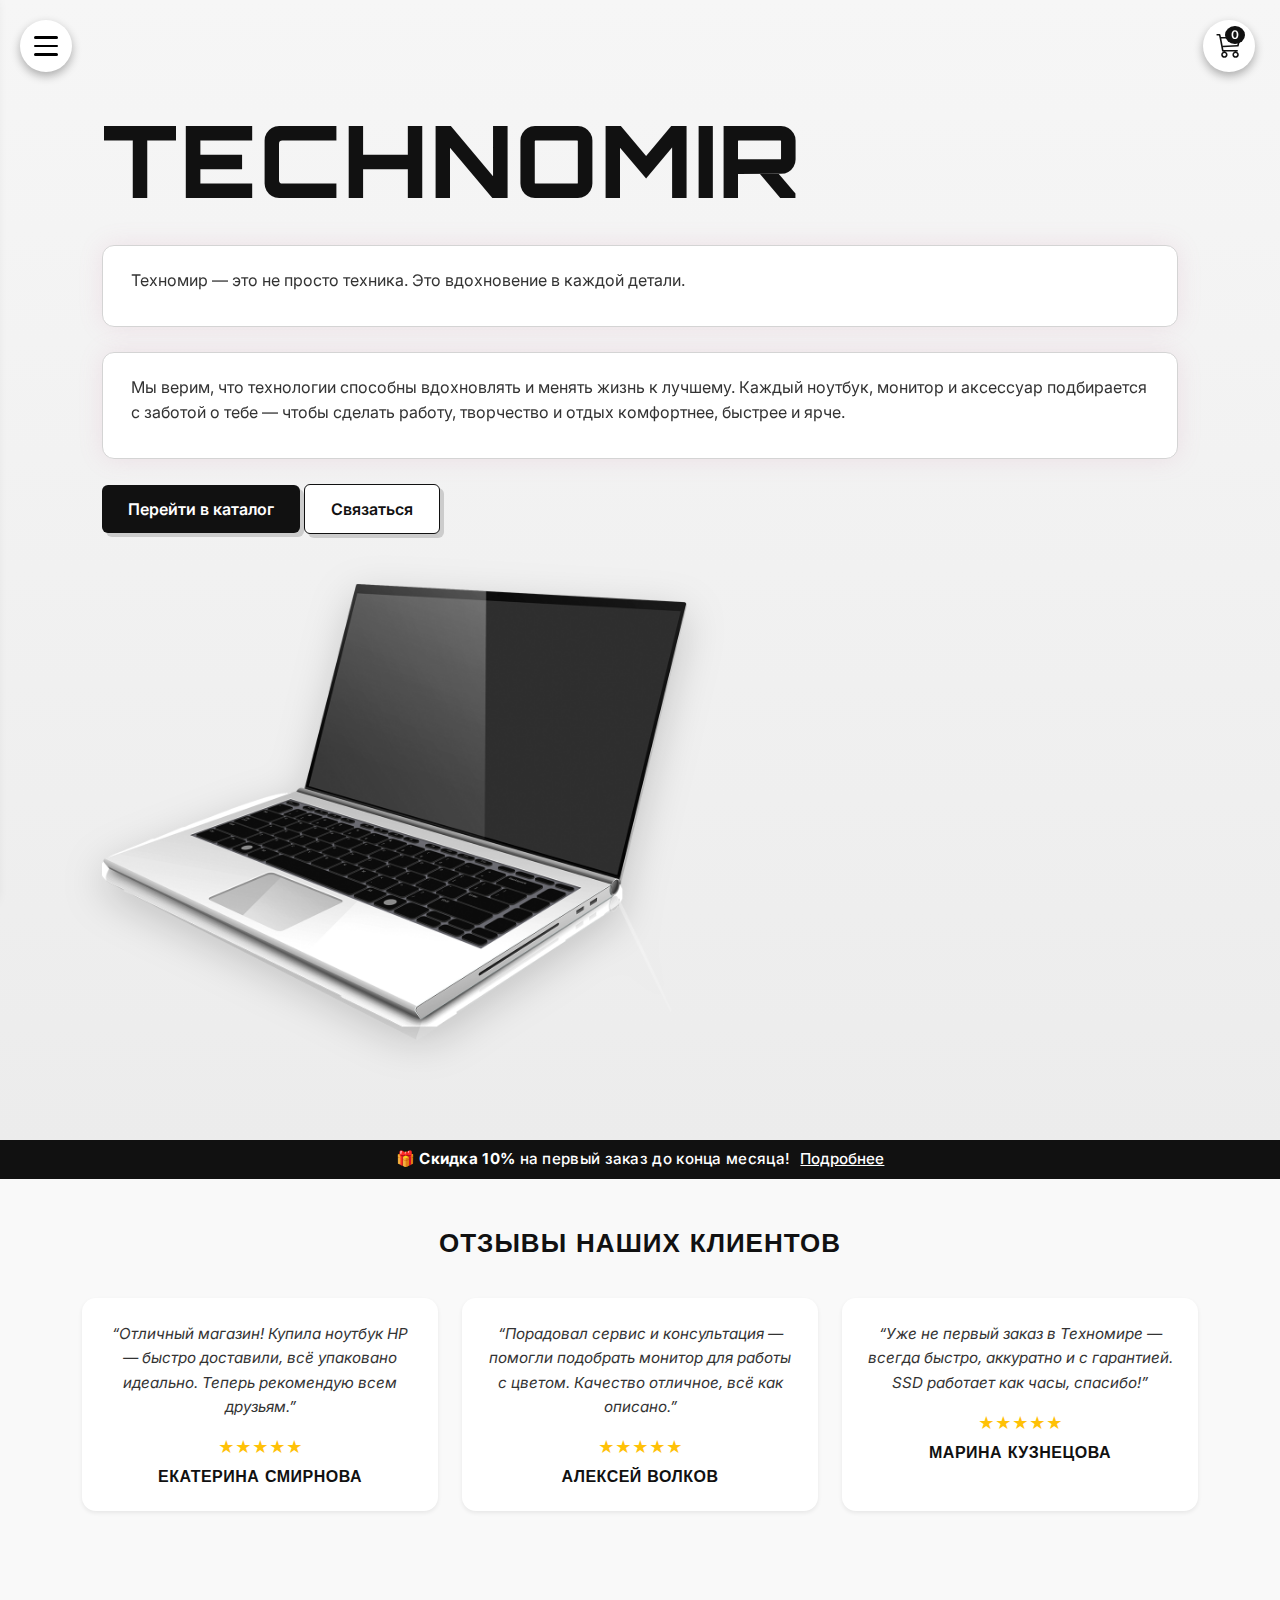
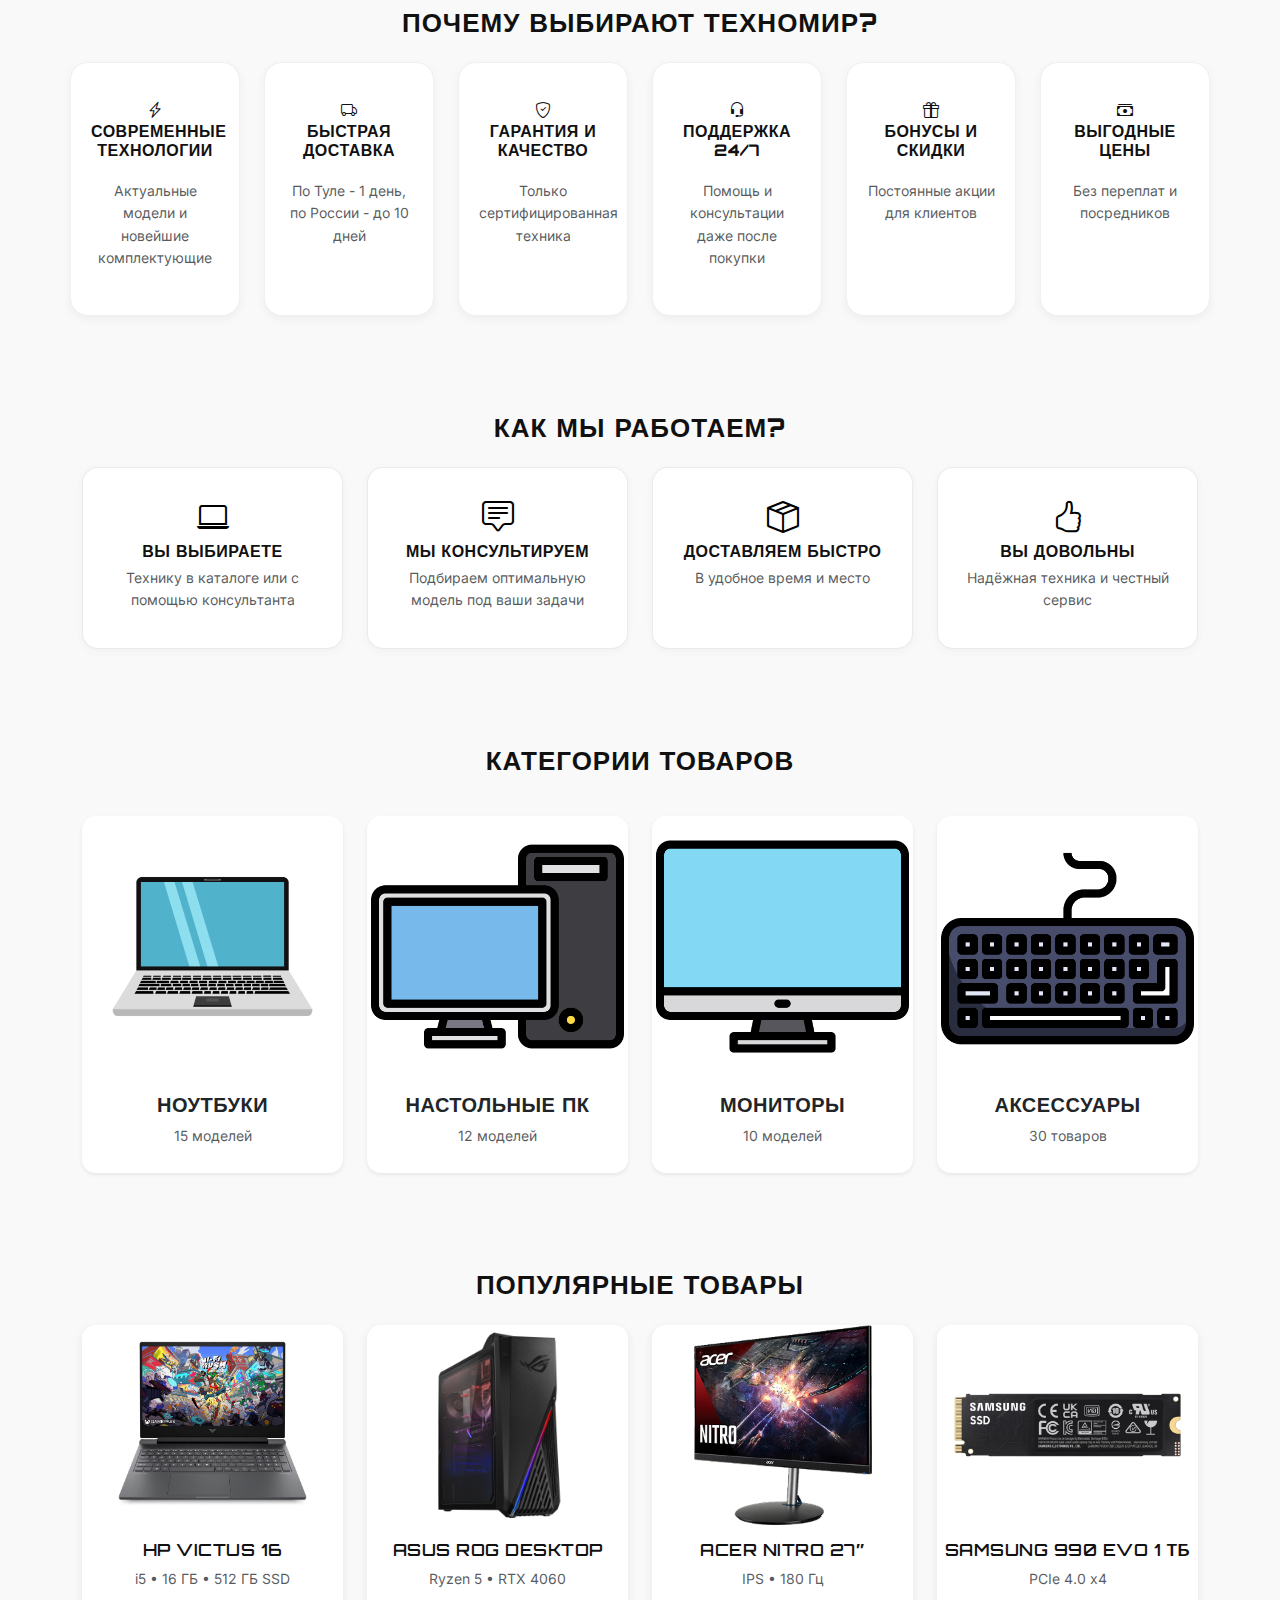
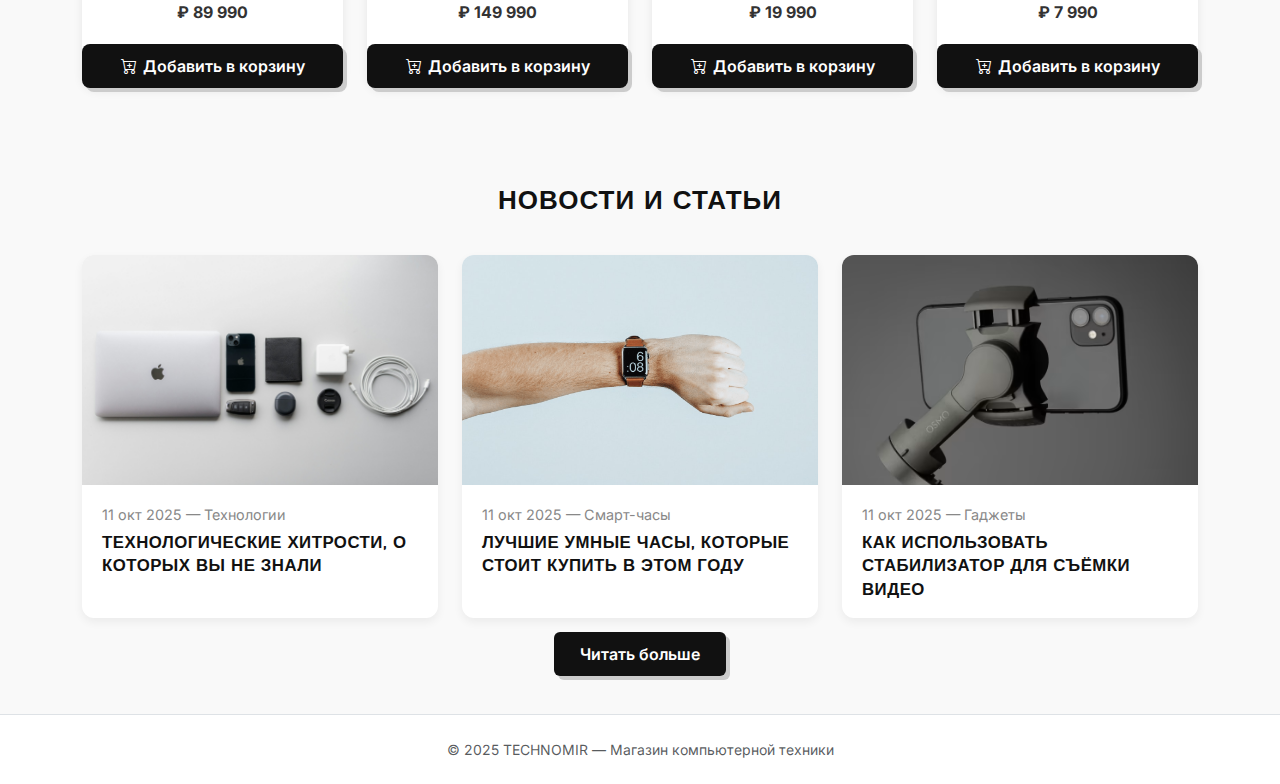
<file: index.html>
<!DOCTYPE html>
<html lang="ru">
<head>
  <meta charset="utf-8">
  <title>Техномир — Главная</title>
  <meta name="viewport" content="width=device-width, initial-scale=1">

  <!-- Bootstrap -->
  <link rel="stylesheet" href="css/bootstrap.min.css">
  <link rel="stylesheet" href="css/style.css">

  <!-- Шрифт -->
  <link href="https://fonts.googleapis.com/css2?family=Poppins:wght@400;500;600;700&display=swap" rel="stylesheet">
  <link rel="stylesheet" href="https://cdn.jsdelivr.net/npm/bootstrap-icons@1.10.5/font/bootstrap-icons.css">
  <link href="https://fonts.googleapis.com/css2?family=Orbitron:wght@500;700;800&family=Inter:wght@400;500&display=swap" rel="stylesheet">

</head>

<body>
<!-- ======= Меню без JS ======= -->
<input type="checkbox" id="menu-toggle" hidden>

<label for="menu-toggle" class="menu-btn">
  <span></span>
  <span></span>
  <span></span>
</label>

<nav class="side-menu">
  <div class="menu-header">
    <h2>TECHNOMIR</h2>
    <label for="menu-toggle" class="menu-close">&times;</label>
  </div>
  <ul class="menu-links">
    <li><a href="index.html" class="active">Главная</a></li>
    <li><a href="catalog.html">Каталог</a></li>
    <li><a href="cart.html">Корзина</a></li>
    <li><a href="about.html">О нас</a></li>
    <li><a href="contact.html">Контакты</a></li>
  </ul>
</nav>

<!-- ===== Иконка корзины ===== -->
<a href="cart.html" class="cart-icon">
  <i class="bi bi-cart3"></i>
  <span class="cart-count">0</span>
</a>


  <!-- ======= Контент ======= -->
  <main class="content">

    <!-- ===== HERO ===== -->
     
    <section class="hero-section d-flex align-items-center justify-content-between">
      <div class="hero-text">
        <h1 class="hero-title">TECHNOMIR</h1>

        <div class="hero-box short">
          <p>
            Техномир — это не просто техника.  
            Это вдохновение в каждой детали.
          </p>
        </div>

        <div class="hero-box long">
          <p>
            Мы верим, что технологии способны вдохновлять и менять жизнь к лучшему.  
            Каждый ноутбук, монитор и аксессуар подбирается с заботой о тебе —  
            чтобы сделать работу, творчество и отдых комфортнее, быстрее и ярче.
          </p>
        </div>

        <div class="hero-buttons">
          <a href="catalog.html" class="btn btn-main">Перейти в каталог</a>
          <a href="contact.html" class="btn btn-secondary">Связаться</a>
        </div>
      </div>

      <div class="hero-image">
        <img src="img/hero.png" alt="Ноутбук Technomir">
      </div>
    </section>

<!-- ======= Верхний баннер акции ======= -->
<div class="top-promo-banner text-center py-2">
  🎁 <strong>Скидка 10%</strong> на первый заказ до конца месяца!
  <button class="promo-link" data-bs-toggle="modal" data-bs-target="#promoModal">Подробнее</button>
</div>

<!-- ======= Модальное окно акции ======= -->
<div class="modal fade" id="promoModal" tabindex="-1" aria-labelledby="promoLabel" aria-hidden="true">
  <div class="modal-dialog modal-dialog-centered">
    <div class="modal-content rounded-4 border-0 shadow-lg">
      <div class="modal-body text-center p-4">
        <div class="promo-icon mb-2">🎁</div>
        <h4 id="promoLabel" class="fw-bold mb-2">АКЦИЯ МЕСЯЦА</h4>
        <p class="text-muted mb-3">
          Совершите свой <strong>первый заказ в TECHNOMIR</strong> и получите
          <strong class="text-dark">скидку 10%</strong> на любую технику.
        </p>

        <div class="small text-muted mb-2">До конца акции осталось:</div>
        <div class="timer-modern fw-semibold mb-4" id="timer">-- дн --:--:--</div>

        <a href="catalog.html" class="btn btn-dark px-4 py-2 rounded-pill">
          Перейти в каталог
        </a>
      </div>
    </div>
  </div>
</div>

</section>
<!-- ===== Отзывы ===== -->
  <section class="container py-5">
    <h2 class="section-title text-center">Отзывы наших клиентов</h2>
    <div class="row g-4 justify-content-center">

      <div class="col-md-4">
        <div class="card p-4 shadow-sm border-0 review-card h-100 text-center">
          <p class="fst-italic mb-3">“Отличный магазин! Купила ноутбук HP — быстро доставили, всё упаковано идеально. Теперь рекомендую всем друзьям.”</p>
          <div class="text-warning mb-2">★★★★★</div>
          <h6 class="fw-bold mb-0">Екатерина Смирнова</h6>
        </div>
      </div>

      <div class="col-md-4">
        <div class="card p-4 shadow-sm border-0 review-card h-100 text-center">
          <p class="fst-italic mb-3">“Порадовал сервис и консультация — помогли подобрать монитор для работы с цветом. Качество отличное, всё как описано.”</p>
          <div class="text-warning mb-2">★★★★★</div>
          <h6 class="fw-bold mb-0">Алексей Волков</h6>
        </div>
      </div>

      <div class="col-md-4">
        <div class="card p-4 shadow-sm border-0 review-card h-100 text-center">
          <p class="fst-italic mb-3">“Уже не первый заказ в Техномире — всегда быстро, аккуратно и с гарантией. SSD работает как часы, спасибо!”</p>
          <div class="text-warning mb-2">★★★★★</div>
          <h6 class="fw-bold mb-0">Марина Кузнецова</h6>
        </div>
      </div>

    </div>
  </section>

<section class="container py-5 features-section">
  <h2 class="section-title text-center mb-4">Почему выбирают Техномир?</h2>
  <div class="row text-center g-4">
    <div class="col-6 col-md-4 col-lg-2">
      <div class="feature-card h-100">
        <i class="bi bi-lightning-charge"></i>
        <h6>Современные технологии</h6>
        <p class="text-muted small">Актуальные модели и новейшие комплектующие</p>
      </div>
    </div>
    <div class="col-6 col-md-4 col-lg-2">
      <div class="feature-card h-100">
        <i class="bi bi-truck"></i>
        <h6>Быстрая доставка</h6>
        <p class="text-muted small">По Туле - 1 день, по России - до 10 дней</p>
      </div>
    </div>
    <div class="col-6 col-md-4 col-lg-2">
      <div class="feature-card h-100">
        <i class="bi bi-shield-check"></i>
        <h6>Гарантия и качество</h6>
        <p class="text-muted small">Только сертифицированная техника</p>
      </div>
    </div>
    <div class="col-6 col-md-4 col-lg-2">
      <div class="feature-card h-100">
        <i class="bi bi-headset"></i>
        <h6>Поддержка 24/7</h6>
        <p class="text-muted small">Помощь и консультации даже после покупки</p>
      </div>
    </div>
    <div class="col-6 col-md-4 col-lg-2">
      <div class="feature-card h-100">
        <i class="bi bi-gift"></i>
        <h6>Бонусы и скидки</h6>
        <p class="text-muted small">Постоянные акции для клиентов</p>
      </div>
    </div>
    <div class="col-6 col-md-4 col-lg-2">
      <div class="feature-card h-100">
        <i class="bi bi-cash-stack"></i>
        <h6>Выгодные цены</h6>
        <p class="text-muted small">Без переплат и посредников</p>
      </div>
    </div>
  </div>
</section>

<section class="container py-5 steps-section">
  <h2 class="section-title text-center mb-4">Как мы работаем?</h2>
  <div class="row g-4 text-center">
    <div class="col-6 col-md-3">
      <div class="step-card h-100">
        <i class="bi bi-laptop"></i>
        <h6>Вы выбираете</h6>
        <p class="text-muted small">Технику в каталоге или с помощью консультанта</p>
      </div>
    </div>
    <div class="col-6 col-md-3">
      <div class="step-card h-100">
        <i class="bi bi-chat-square-text"></i>
        <h6>Мы консультируем</h6>
        <p class="text-muted small">Подбираем оптимальную модель под ваши задачи</p>
      </div>
    </div>
    <div class="col-6 col-md-3">
      <div class="step-card h-100">
        <i class="bi bi-box-seam"></i>
        <h6>Доставляем быстро</h6>
        <p class="text-muted small">В удобное время и место</p>
      </div>
    </div>
    <div class="col-6 col-md-3">
      <div class="step-card h-100">
        <i class="bi bi-hand-thumbs-up"></i>
        <h6>Вы довольны</h6>
        <p class="text-muted small">Надёжная техника и честный сервис</p>
      </div>
    </div>
  </div>
</section>



    <!-- ======= Категории ======= -->
    <section class="container py-5">
      <h2 class="section-title text-center">Категории товаров</h2>
      <div class="row g-4 justify-content-center">
      <div class="col-6 col-md-3">
        <a href="catalog.html" class="text-decoration-none text-dark">
          <div class="card border-0 shadow-sm h-100">
            <img src="img/cat-laptops.png" class="card-img-top" alt="Ноутбуки">
            <div class="card-body text-center">
              <h5 class="card-title fw-semibold">Ноутбуки</h5>
              <p class="small text-muted">15 моделей</p>
            </div>
          </div>
        </a>
      </div>

      <div class="col-6 col-md-3">
        <a href="catalog.html" class="text-decoration-none text-dark">
          <div class="card border-0 shadow-sm h-100">
            <img src="img/cat-pc.png" class="card-img-top" alt="ПК">
            <div class="card-body text-center">
              <h5 class="card-title fw-semibold">Настольные ПК</h5>
              <p class="small text-muted">12 моделей</p>
            </div>
          </div>
        </a>
      </div>

      <div class="col-6 col-md-3">
        <a href="catalog.html" class="text-decoration-none text-dark">
          <div class="card border-0 shadow-sm h-100">
            <img src="img/cat-monitors.png" class="card-img-top" alt="Мониторы">
            <div class="card-body text-center">
              <h5 class="card-title fw-semibold">Мониторы</h5>
              <p class="small text-muted">10 моделей</p>
            </div>
          </div>
        </a>
      </div>

      <div class="col-6 col-md-3">
        <a href="catalog.html" class="text-decoration-none text-dark">
          <div class="card border-0 shadow-sm h-100">
            <img src="img/cat-accessories.png" class="card-img-top" alt="Аксессуары">
            <div class="card-body text-center">
              <h5 class="card-title fw-semibold">Аксессуары</h5>
              <p class="small text-muted">30 товаров</p>
            </div>
          </div>
        </a>
      </div>

    </div>
  </section>

<!-- ======= Популярные товары ======= -->
<section class="container py-5">
  <h2 class="section-title text-center mb-4">Популярные товары</h2>

  <div class="row g-4 justify-content-center">

    <!-- HP Victus 16 -->
    <div class="col-12 col-sm-6 col-md-3">
      <div class="product-card text-center"
           data-name="HP Victus 16"
           data-price="89990"
           data-img="img/laptop.png"
           onclick="openCatalog(event)">
        <img src="img/laptop.png" alt="HP Victus 16">
        <h5>HP Victus 16</h5>
        <p class="text-muted small">i5 • 16 ГБ • 512 ГБ SSD</p>
        <p class="price">₽ 89 990</p>

        <div class="cart-actions mt-2">
          <button class="btn btn-main add-btn w-100" onclick="event.stopPropagation(); addToCartHandler(this)">
            <i class="bi bi-cart-plus"></i> Добавить в корзину
          </button>

          <div class="quantity-box mt-2 d-none">
            <button class="btn btn-outline-dark btn-sm decrease">–</button>
            <span class="quantity fw-semibold fs-6">1</span>
            <button class="btn btn-outline-dark btn-sm increase">+</button>
          </div>
        </div>
      </div>
    </div>

    <!-- ASUS ROG Desktop -->
    <div class="col-12 col-sm-6 col-md-3">
      <div class="product-card text-center"
           data-name="ASUS ROG Desktop"
           data-price="149990"
           data-img="img/desktop.png"
           onclick="openCatalog(event)">
        <img src="img/desktop.png" alt="ASUS ROG Desktop">
        <h5>ASUS ROG Desktop</h5>
        <p class="text-muted small">Ryzen 5 • RTX 4060</p>
        <p class="price">₽ 149 990</p>

        <div class="cart-actions mt-2">
          <button class="btn btn-main add-btn w-100" onclick="event.stopPropagation(); addToCartHandler(this)">
            <i class="bi bi-cart-plus"></i> Добавить в корзину
          </button>

          <div class="quantity-box mt-2 d-none">
            <button class="btn btn-outline-dark btn-sm decrease">–</button>
            <span class="quantity fw-semibold fs-6">1</span>
            <button class="btn btn-outline-dark btn-sm increase">+</button>
          </div>
        </div>
      </div>
    </div>

    <!-- Acer Nitro 27″ -->
    <div class="col-12 col-sm-6 col-md-3">
      <div class="product-card text-center"
           data-name="Acer Nitro 27″"
           data-price="19990"
           data-img="img/monitor.png"
           onclick="openCatalog(event)">
        <img src="img/monitor.png" alt="Acer Nitro 27″">
        <h5>Acer Nitro 27″</h5>
        <p class="text-muted small">IPS • 180 Гц</p>
        <p class="price">₽ 19 990</p>

        <div class="cart-actions mt-2">
          <button class="btn btn-main add-btn w-100" onclick="event.stopPropagation(); addToCartHandler(this)">
            <i class="bi bi-cart-plus"></i> Добавить в корзину
          </button>

          <div class="quantity-box mt-2 d-none">
            <button class="btn btn-outline-dark btn-sm decrease">–</button>
            <span class="quantity fw-semibold fs-6">1</span>
            <button class="btn btn-outline-dark btn-sm increase">+</button>
          </div>
        </div>
      </div>
    </div>

    <!-- Samsung 990 EVO 1 ТБ -->
    <div class="col-12 col-sm-6 col-md-3">
      <div class="product-card text-center"
           data-name="Samsung 990 EVO 1 ТБ"
           data-price="7990"
           data-img="img/ssd.png"
           onclick="openCatalog(event)">
        <img src="img/ssd.png" alt="Samsung 990 EVO 1 ТБ">
        <h5>Samsung 990 EVO 1 ТБ</h5>
        <p class="text-muted small">PCIe 4.0 x4</p>
        <p class="price">₽ 7 990</p>

        <div class="cart-actions mt-2">
          <button class="btn btn-main add-btn w-100" onclick="event.stopPropagation(); addToCartHandler(this)">
            <i class="bi bi-cart-plus"></i> Добавить в корзину
          </button>

          <div class="quantity-box mt-2 d-none">
            <button class="btn btn-outline-dark btn-sm decrease">–</button>
            <span class="quantity fw-semibold fs-6">1</span>
            <button class="btn btn-outline-dark btn-sm increase">+</button>
          </div>
        </div>
      </div>
    </div>

  </div>
</section>



<!-- ======= Новости ======= -->
<section class="container py-5">
  <h2 class="section-title text-center">Новости и статьи</h2>

  <div class="row g-4 justify-content-center">

    <div class="col-12 col-md-4">
      <div class="news-card">
        <img src="img/news-laptop.png" alt="Технологический лайфхак">
        <div class="news-info">
          <p class="news-meta">11 окт 2025 — Технологии</p>
          <h5>Технологические хитрости, о которых вы не знали</h5>
        </div>
      </div>
    </div>

    <div class="col-12 col-md-4">
      <div class="news-card">
        <img src="img/news-watch.png" alt="Лучшие умные часы">
        <div class="news-info">
          <p class="news-meta">11 окт 2025 — Смарт-часы</p>
          <h5>Лучшие умные часы, которые стоит купить в этом году</h5>
        </div>
      </div>
    </div>

    <div class="col-12 col-md-4">
      <div class="news-card">
        <img src="img/news-gimbal.png" alt="Стабилизатор видео">
        <div class="news-info">
          <p class="news-meta">11 окт 2025 — Гаджеты</p>
          <h5>Как использовать стабилизатор для съёмки видео</h5>
        </div>
      </div>
    </div>

  </div>

  <div class="text-center mt-4">
    <a href="about.html" class="btn-main">Читать больше</a>
  </div>
</section>

   <!-- ======= Футер ======= -->
  <footer class="text-center py-4 text-muted border-top bg-white">
    © 2025 TECHNOMIR — Магазин компьютерной техники
  </footer>

  <!-- ======= Кнопка вверх ======= -->
  <button id="toTopBtn" title="Наверх"><i class="bi bi-arrow-up-short"></i></button>

  <script src="js/bootstrap.bundle.min.js"></script>
  <script>
    const toTop = document.getElementById("toTopBtn");
    window.addEventListener("scroll", () => {
      toTop.classList.toggle("show", window.scrollY > 300);
    });
    toTop.onclick = () => window.scrollTo({ top: 0, behavior: "smooth" });

    // === Обновление счётчика корзины (чтобы отображалось текущее количество) ===
    function updateCartCount() {
      const cart = JSON.parse(localStorage.getItem('cart')) || [];
      const total = cart.reduce((sum, item) => sum + item.qty, 0);
      const counter = document.querySelector('.cart-count');
      if (counter) counter.textContent = total;
    }
    updateCartCount();

    // Обновляем счётчик при изменении корзины в других вкладках
    window.addEventListener('storage', updateCartCount);
  </script>

  <script>
function updateCountdown() {
  const now = new Date();
  const end = new Date(now.getFullYear(), now.getMonth() + 1, 1); // 1-е число следующего месяца
  const diff = end - now;

  if (diff <= 0) {
    document.getElementById("timer").textContent = "Акция завершена 🎉";
    return;
  }

  const days = Math.floor(diff / (1000 * 60 * 60 * 24));
  const hours = Math.floor((diff / (1000 * 60 * 60)) % 24);
  const minutes = Math.floor((diff / (1000 * 60)) % 60);
  const seconds = Math.floor((diff / 1000) % 60);

  document.getElementById("timer").textContent =
    `${days} дн ${hours.toString().padStart(2, '0')}:${minutes
      .toString()
      .padStart(2, '0')}:${seconds.toString().padStart(2, '0')}`;
}

setInterval(updateCountdown, 1000);
updateCountdown();
</script>
<script>
document.addEventListener("DOMContentLoaded", () => {
  const cart = JSON.parse(localStorage.getItem('cart')) || [];

  // ===== Обновление счётчика корзины =====
  function updateCartCount() {
    const total = cart.reduce((sum, i) => sum + i.qty, 0);
    const counter = document.querySelector('.cart-count');
    if (counter) counter.textContent = total;
  }

  // ===== Сохранение корзины =====
  function saveCart() {
    localStorage.setItem('cart', JSON.stringify(cart));
    updateCartCount();
  }

  // ===== Функции работы с корзиной =====
  function addToCart(name, price, img, qty = 1) {
    const existing = cart.find(i => i.name === name);
    if (existing) existing.qty += qty;
    else cart.push({ name, price, img, qty });
    saveCart();
  }

  function updateQty(name, qty) {
    const item = cart.find(i => i.name === name);
    if (item) item.qty = qty;
    saveCart();
  }

  function removeFromCart(name) {
    const index = cart.findIndex(i => i.name === name);
    if (index !== -1) cart.splice(index, 1);
    saveCart();
  }

  // ===== Инициализация карточек =====
  document.querySelectorAll('.product-card').forEach(card => {
    const name = card.dataset.name;
    const price = parseInt(card.dataset.price);
    const img = card.dataset.img;

    // если на странице нет quantity-box — создаём его
    let qtyBox = card.querySelector('.quantity-box');
    if (!qtyBox) {
      qtyBox = document.createElement('div');
      qtyBox.className = 'quantity-box';
      qtyBox.innerHTML = `
        <button class="btn btn-outline-dark btn-sm decrease">–</button>
        <span class="quantity fw-semibold fs-6">1</span>
        <button class="btn btn-outline-dark btn-sm increase">+</button>
      `;
      card.querySelector('.cart-actions')?.appendChild(qtyBox);
    }

    const addBtn = card.querySelector('.add-btn');
    const qtyEl = qtyBox.querySelector('.quantity');
    let count = 1;

    // Проверка: если товар уже есть в корзине
    const inCart = cart.find(i => i.name === name);
    if (inCart) {
      addBtn?.classList.add('d-none');
      qtyBox.classList.add('visible');
      qtyEl.textContent = inCart.qty;
      count = inCart.qty;
    }

    // Добавление товара
    addBtn?.addEventListener('click', e => {
      e.stopPropagation();
      addBtn.classList.add('d-none');
      qtyBox.classList.add('visible');
      addToCart(name, price, img, count);
    });

    // Увеличение
    qtyBox.querySelector('.increase').addEventListener('click', e => {
      e.stopPropagation();
      count++;
      qtyEl.textContent = count;
      updateQty(name, count);
    });

    // Уменьшение
    qtyBox.querySelector('.decrease').addEventListener('click', e => {
      e.stopPropagation();
      if (count > 1) {
        count--;
        qtyEl.textContent = count;
        updateQty(name, count);
      } else {
        count = 0;
        removeFromCart(name);
        qtyBox.classList.remove('visible');
        addBtn?.classList.remove('d-none');
      }
    });

    // Переход по клику на карточку
    card.addEventListener('click', e => {
      const isButton = e.target.closest('.add-btn') || e.target.closest('.quantity-box');
      if (!isButton) window.location.href = 'catalog.html';
    });
  });

  updateCartCount();
});
</script>

</body>
</html>
</file>
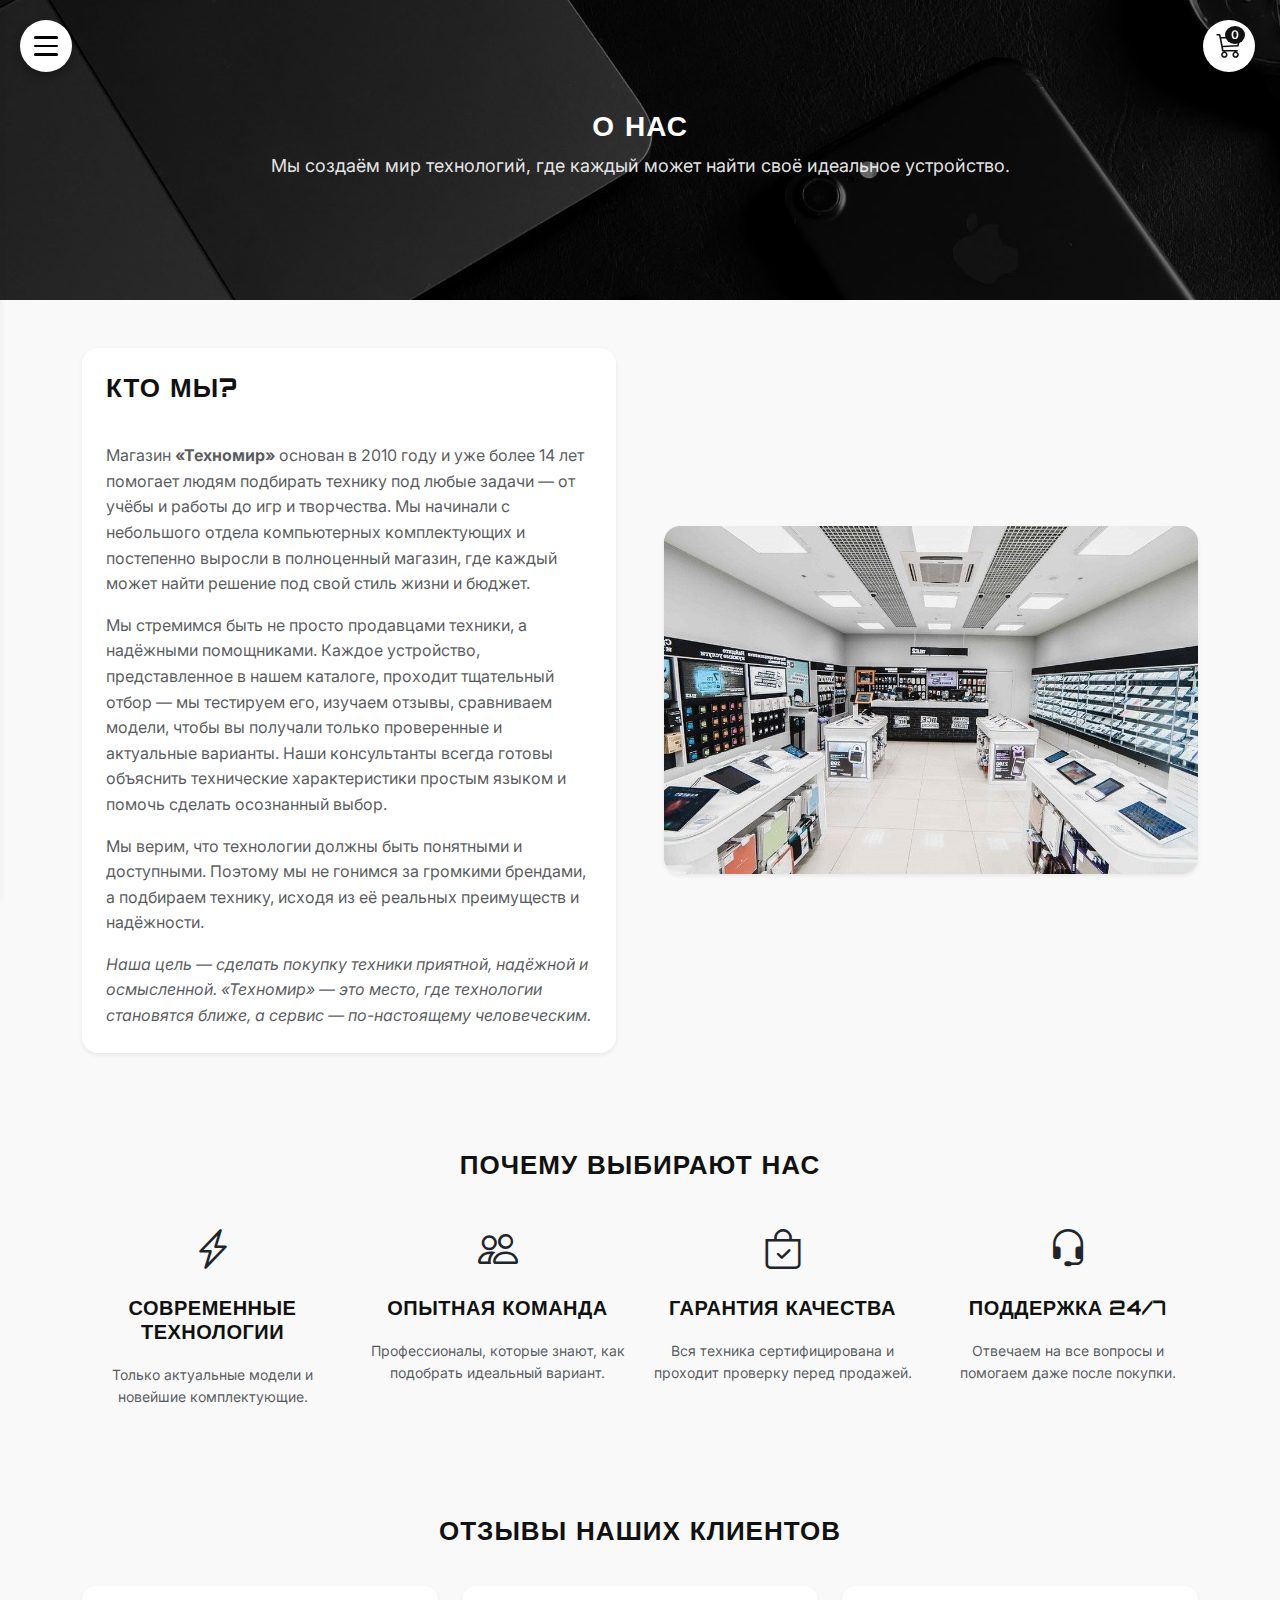
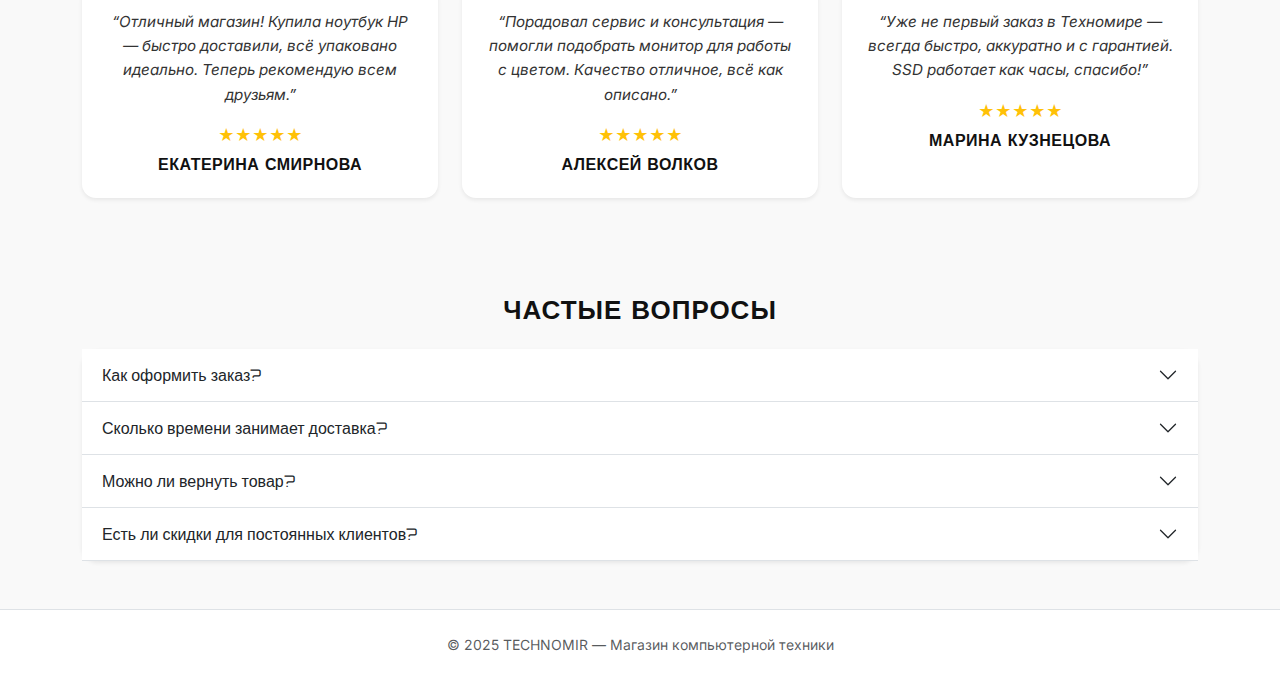
<file: about.html>
<!DOCTYPE html>
<html lang="ru">
<head>
  <meta charset="UTF-8">
  <title>О нас — Техномир</title>
  <meta name="viewport" content="width=device-width, initial-scale=1">

  <!-- Bootstrap -->
  <link rel="stylesheet" href="css/bootstrap.min.css">
  <link rel="stylesheet" href="css/style.css">

  <!-- Шрифты -->
  <link href="https://fonts.googleapis.com/css2?family=Orbitron:wght@600;700;800&family=Inter:wght@400;500;700&display=swap" rel="stylesheet">
  <link rel="stylesheet" href="https://cdn.jsdelivr.net/npm/bootstrap-icons@1.10.5/font/bootstrap-icons.css">
</head>
<body>

<!-- ======= Меню без JS ======= -->
<input type="checkbox" id="menu-toggle" hidden>
<label for="menu-toggle" class="menu-btn"><span></span><span></span><span></span></label>

<nav class="side-menu">
  <div class="menu-header">
    <h2>TECHNOMIR</h2>
    <label for="menu-toggle" class="menu-close">&times;</label>
  </div>
  <ul class="menu-links">
    <li><a href="index.html">Главная</a></li>
    <li><a href="catalog.html">Каталог</a></li>
    <li><a href="cart.html">Корзина</a></li>
    <li><a href="about.html" class="active">О нас</a></li>
    <li><a href="contact.html">Контакты</a></li>
  </ul>
</nav>

<!-- ===== Иконка корзины ===== -->
<a href="cart.html" class="cart-icon">
  <i class="bi bi-cart3"></i>
  <span class="cart-count">0</span>
</a>

<!-- ======= Контент ======= -->
<main class="content">

  <!-- ===== Hero ===== -->
  <section class="catalog-hero">
    <div class="catalog-hero-content">
      <h1>О нас</h1>
      <p>Мы создаём мир технологий, где каждый может найти своё идеальное устройство.</p>
    </div>
  </section>

<!-- ===== История и миссия ===== -->
<section class="container py-5">
  <div class="row align-items-center g-5 flex-row-reverse">
    <div class="col-lg-6">
      <img src="img/about.png" alt="Наш магазин" class="img-fluid rounded-4 shadow-sm">
    </div>
    <div class="col-lg-6">
      <div class="card border-0 shadow-sm p-4 rounded-4 bg-white">
        <h2 class="section-title text-start">Кто мы?</h2>

        <p class="text-muted mb-3">
          Магазин <strong>«Техномир»</strong> основан в 2010 году и уже более 14 лет помогает людям подбирать технику под любые задачи — от учёбы и работы до игр и творчества.
          Мы начинали с небольшого отдела компьютерных комплектующих и постепенно выросли в полноценный магазин, где каждый может найти решение под свой стиль жизни и бюджет.
        </p>

        <p class="text-muted mb-3">
          Мы стремимся быть не просто продавцами техники, а надёжными помощниками.  
          Каждое устройство, представленное в нашем каталоге, проходит тщательный отбор — мы тестируем его, изучаем отзывы, сравниваем модели, чтобы вы получали только проверенные и актуальные варианты.  
          Наши консультанты всегда готовы объяснить технические характеристики простым языком и помочь сделать осознанный выбор.
        </p>

        <p class="text-muted mb-3">
          Мы верим, что технологии должны быть понятными и доступными.  
          Поэтому мы не гонимся за громкими брендами, а подбираем технику, исходя из её реальных преимуществ и надёжности.  
        </p>
        <p class="text-muted mb-0">
          <em>
            Наша цель — сделать покупку техники приятной, надёжной и осмысленной.  
            «Техномир» — это место, где технологии становятся ближе, а сервис — по-настоящему человеческим.
          </em>
        </p>
      </div>
    </div>
  </div>
</section>



  <!-- ===== Преимущества ===== -->
  <section class="container py-5">
    <h2 class="section-title text-center">Почему выбирают нас</h2>
    <div class="row text-center g-4">
      <div class="col-md-3"><i class="bi bi-lightning-charge fs-1 text-dark"></i><h5 class="mt-3 fw-bold">Современные технологии</h5><p class="text-muted small">Только актуальные модели и новейшие комплектующие.</p></div>
      <div class="col-md-3"><i class="bi bi-people fs-1 text-dark"></i><h5 class="mt-3 fw-bold">Опытная команда</h5><p class="text-muted small">Профессионалы, которые знают, как подобрать идеальный вариант.</p></div>
      <div class="col-md-3"><i class="bi bi-bag-check fs-1 text-dark"></i><h5 class="mt-3 fw-bold">Гарантия качества</h5><p class="text-muted small">Вся техника сертифицирована и проходит проверку перед продажей.</p></div>
      <div class="col-md-3"><i class="bi bi-headset fs-1 text-dark"></i><h5 class="mt-3 fw-bold">Поддержка 24/7</h5><p class="text-muted small">Отвечаем на все вопросы и помогаем даже после покупки.</p></div>
    </div>
  </section>

  <!-- ===== Отзывы ===== -->
  <section class="container py-5">
    <h2 class="section-title text-center">Отзывы наших клиентов</h2>
    <div class="row g-4 justify-content-center">

      <div class="col-md-4">
        <div class="card p-4 shadow-sm border-0 review-card h-100 text-center">
          <p class="fst-italic mb-3">“Отличный магазин! Купила ноутбук HP — быстро доставили, всё упаковано идеально. Теперь рекомендую всем друзьям.”</p>
          <div class="text-warning mb-2">★★★★★</div>
          <h6 class="fw-bold mb-0">Екатерина Смирнова</h6>
        </div>
      </div>

      <div class="col-md-4">
        <div class="card p-4 shadow-sm border-0 review-card h-100 text-center">
          <p class="fst-italic mb-3">“Порадовал сервис и консультация — помогли подобрать монитор для работы с цветом. Качество отличное, всё как описано.”</p>
          <div class="text-warning mb-2">★★★★★</div>
          <h6 class="fw-bold mb-0">Алексей Волков</h6>
        </div>
      </div>

      <div class="col-md-4">
        <div class="card p-4 shadow-sm border-0 review-card h-100 text-center">
          <p class="fst-italic mb-3">“Уже не первый заказ в Техномире — всегда быстро, аккуратно и с гарантией. SSD работает как часы, спасибо!”</p>
          <div class="text-warning mb-2">★★★★★</div>
          <h6 class="fw-bold mb-0">Марина Кузнецова</h6>
        </div>
      </div>

    </div>
  </section>

  <!-- ===== Частые вопросы ===== -->
  <section class="container py-5">
    <h2 class="section-title text-center mb-4">Частые вопросы</h2>

    <div class="accordion accordion-flush shadow-sm rounded-4 bg-white" id="faqAccordion">

      <div class="accordion-item border-bottom">
        <h2 class="accordion-header" id="q1">
          <button class="accordion-button collapsed" type="button" data-bs-toggle="collapse" data-bs-target="#a1">
            Как оформить заказ?
          </button>
        </h2>
        <div id="a1" class="accordion-collapse collapse" data-bs-parent="#faqAccordion">
          <div class="accordion-body text-muted">
            Вы можете оформить заказ напрямую через сайт, добавив товары в корзину, или связаться с нами по телефону для консультации.
          </div>
        </div>
      </div>

      <div class="accordion-item border-bottom">
        <h2 class="accordion-header" id="q2">
          <button class="accordion-button collapsed" type="button" data-bs-toggle="collapse" data-bs-target="#a2">
            Сколько времени занимает доставка?
          </button>
        </h2>
        <div id="a2" class="accordion-collapse collapse" data-bs-parent="#faqAccordion">
          <div class="accordion-body text-muted">
            По Туле доставка осуществляется в течение 1–2 дней, по России — от 3 до 7 рабочих дней. Курьер предварительно свяжется с вами.
          </div>
        </div>
      </div>

      <div class="accordion-item border-bottom">
        <h2 class="accordion-header" id="q3">
          <button class="accordion-button collapsed" type="button" data-bs-toggle="collapse" data-bs-target="#a3">
            Можно ли вернуть товар?
          </button>
        </h2>
        <div id="a3" class="accordion-collapse collapse" data-bs-parent="#faqAccordion">
          <div class="accordion-body text-muted">
            Да, в течение 14 дней при сохранении упаковки и чека. Возврат возможен в магазине или по почте.
          </div>
        </div>
      </div>

      <div class="accordion-item border-bottom">
        <h2 class="accordion-header" id="q4">
          <button class="accordion-button collapsed" type="button" data-bs-toggle="collapse" data-bs-target="#a4">
            Есть ли скидки для постоянных клиентов?
          </button>
        </h2>
        <div id="a4" class="accordion-collapse collapse" data-bs-parent="#faqAccordion">
          <div class="accordion-body text-muted">
            Да, у нас действует система лояльности — постоянным клиентам предоставляются индивидуальные скидки и бонусы.
          </div>
        </div>
      </div>

    </div>
  </section>

  <!-- ===== Футер ===== -->
  <footer class="text-center py-4 text-muted border-top bg-white">
    © 2025 TECHNOMIR — Магазин компьютерной техники
  </footer>

  <!-- Кнопка вверх -->
  <button id="toTopBtn" title="Наверх"><i class="bi bi-arrow-up-short"></i></button>
</main>

<script src="js/bootstrap.bundle.min.js"></script>
<script>
  const toTop = document.getElementById("toTopBtn");
  window.addEventListener("scroll", () => {
    toTop.classList.toggle("show", window.scrollY > 300);
  });
  toTop.onclick = () => window.scrollTo({ top: 0, behavior: "smooth" });
</script>
<script>
function updateCartCount() {
  const cart = JSON.parse(localStorage.getItem('cart')) || [];
  const total = cart.reduce((sum, item) => sum + item.qty, 0);
  const counter = document.querySelector('.cart-count');
  if (counter) counter.textContent = total;
}

updateCartCount();

// обновляем счётчик при изменении корзины (например, при добавлении)
window.addEventListener('storage', updateCartCount);
</script>

</body>
</html>
</file>
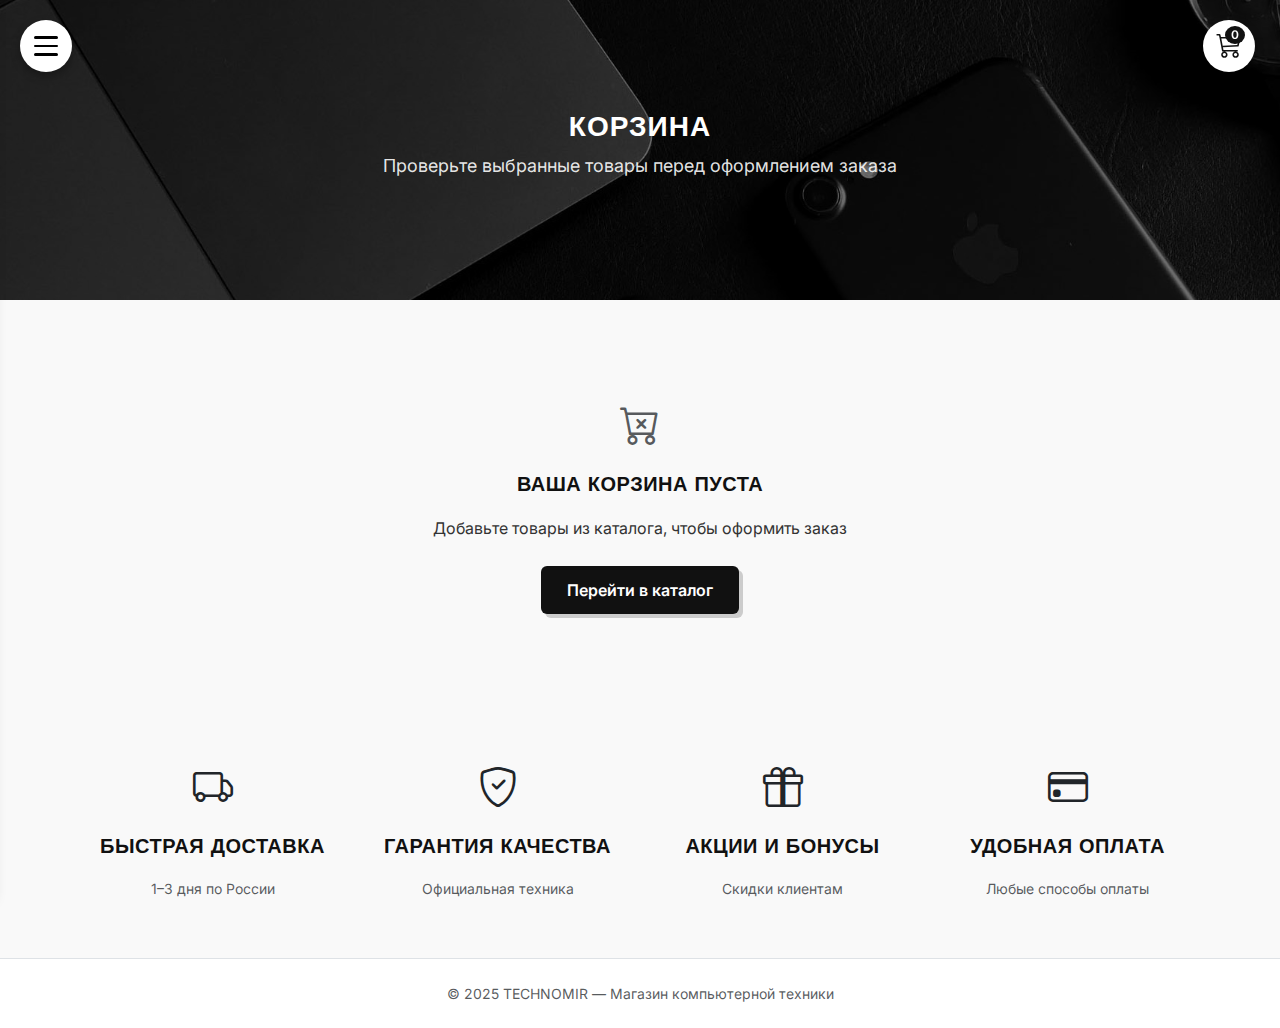
<file: cart.html>
<!DOCTYPE html>
<html lang="ru">
<head>
  <meta charset="utf-8">
  <title>Техномир — Корзина</title>
  <meta name="viewport" content="width=device-width, initial-scale=1">

  <!-- Bootstrap -->
  <link rel="stylesheet" href="css/bootstrap.min.css">
  <link rel="stylesheet" href="css/style.css">

  <!-- Шрифты и иконки -->
  <link href="https://fonts.googleapis.com/css2?family=Orbitron:wght@600;700;800&family=Inter:wght@400;500;600;700&display=swap" rel="stylesheet">
  <link rel="stylesheet" href="https://cdn.jsdelivr.net/npm/bootstrap-icons@1.10.5/font/bootstrap-icons.css">
</head>

<body>

<!-- ======= Меню ======= -->
<input type="checkbox" id="menu-toggle" hidden>
<label for="menu-toggle" class="menu-btn">
  <span></span><span></span><span></span>
</label>

<nav class="side-menu">
  <div class="menu-header">
    <h2>TECHNOMIR</h2>
    <label for="menu-toggle" class="menu-close">&times;</label>
  </div>
  <ul class="menu-links">
    <li><a href="index.html">Главная</a></li>
    <li><a href="catalog.html">Каталог</a></li>
    <li><a href="cart.html" class="active">Корзина</a></li>
    <li><a href="about.html">О нас</a></li>
    <li><a href="contact.html">Контакты</a></li>
  </ul>
</nav>

<!-- ===== Иконка корзины ===== -->
<a href="cart.html" class="cart-icon">
  <i class="bi bi-cart3"></i>
  <span class="cart-count">0</span>
</a>

<main class="content">

  <!-- ======= Заголовок ======= -->
  <section class="catalog-hero">
    <div class="catalog-hero-content">
      <h1>Корзина</h1>
      <p>Проверьте выбранные товары перед оформлением заказа</p>
    </div>
  </section>

  <!-- ======= Содержимое корзины ======= -->
  <section class="container py-5" id="cart-container">
    <div class="text-center text-muted py-5" id="empty-cart">
      <i class="bi bi-cart-x fs-1 mb-3 d-block"></i>
      <h5>Ваша корзина пуста</h5>
      <p class="mb-4">Добавьте товары из каталога, чтобы оформить заказ</p>
      <a href="catalog.html" class="btn btn-main">Перейти в каталог</a>
    </div>
  </section>

  <!-- ======= Итоги ======= -->
  <section class="container pb-5 d-none" id="summary-section">
    <div class="cart-summary bg-white rounded-4 shadow-sm p-4">
      <h4 class="fw-bold mb-4 text-center">Итоги заказа</h4>

      <div class="d-flex justify-content-between mb-2">
        <span>Подытог (<span id="item-count">0</span> товаров)</span>
        <span class="fw-semibold" id="subtotal">₽ 0</span>
      </div>
      <div class="d-flex justify-content-between mb-3 border-bottom pb-2">
        <span>Доставка</span>
        <span>Бесплатно</span>
      </div>
      <div class="d-flex justify-content-between fw-bold fs-5">
        <span>Итого</span>
        <span id="total">₽ 0</span>
      </div>
    </div>

    <div class="text-center mt-4">
      <button class="btn btn-main me-3" data-bs-toggle="modal" data-bs-target="#orderModal">
        Оформить заказ
      </button>
      <a href="catalog.html" class="btn btn-secondary">Вернуться в каталог</a>
    </div>
    
    <!-- ===== Модальное окно оформления заказа ===== -->
<div class="modal fade" id="orderModal" tabindex="-1" aria-labelledby="orderModalLabel" aria-hidden="true">
  <div class="modal-dialog modal-dialog-centered modal-lg">
    <div class="modal-content rounded-4 border-0">
      <div class="modal-header">
        <h5 class="modal-title fw-bold" id="orderModalLabel">Оформление заказа</h5>
        <button type="button" class="btn-close" data-bs-dismiss="modal" aria-label="Закрыть"></button>
      </div>

      <div class="modal-body">
        <form id="orderForm" class="row g-3">
          <div class="col-md-6">
            <label for="fio" class="form-label">ФИО</label>
            <input type="text" class="form-control" id="fio" placeholder="Иванов Иван Иванович" required>
          </div>

          <div class="col-md-6">
            <label for="phone" class="form-label">Телефон</label>
            <input type="tel" class="form-control" id="phone" placeholder="+7 (___) ___-__-__" required>
          </div>

          <div class="col-12">
            <label for="address" class="form-label">Адрес доставки</label>
            <textarea class="form-control" id="address" rows="2" placeholder="Город, улица, дом, квартира" required></textarea>
          </div>

          <div class="col-md-6">
            <label for="delivery" class="form-label">Способ доставки</label>
            <select id="delivery" class="form-select" required>
              <option selected value="Курьером">Курьером</option>
              <option value="Самовывоз">Самовывоз</option>
            </select>
          </div>

          <div class="col-md-6">
            <label for="payment" class="form-label">Способ оплаты</label>
            <select id="payment" class="form-select" required>
              <option selected value="Банковская карта">Банковская карта</option>
              <option value="При получении">При получении</option>
            </select>
          </div>

          <div class="col-12" id="cardBlock">
            <label for="card" class="form-label">Номер карты</label>
            <input type="text" class="form-control" id="card" placeholder="0000 0000 0000 0000" maxlength="19">
          </div>

          <div class="text-center mt-4">
            <button type="submit" class="btn btn-main w-100">Подтвердить заказ</button>
          </div>
        </form>
      </div>
    </div>
  </div>
</div>




  </section>

  <!-- ======= Преимущества ======= -->
  <section class="container py-5">
    <div class="row text-center g-4">
      <div class="col-md-3"><i class="bi bi-truck fs-1 text-dark"></i><h5 class="mt-3 fw-bold">Быстрая доставка</h5><p class="text-muted small">1–3 дня по России</p></div>
      <div class="col-md-3"><i class="bi bi-shield-check fs-1 text-dark"></i><h5 class="mt-3 fw-bold">Гарантия качества</h5><p class="text-muted small">Официальная техника</p></div>
      <div class="col-md-3"><i class="bi bi-gift fs-1 text-dark"></i><h5 class="mt-3 fw-bold">Акции и бонусы</h5><p class="text-muted small">Скидки клиентам</p></div>
      <div class="col-md-3"><i class="bi bi-credit-card fs-1 text-dark"></i><h5 class="mt-3 fw-bold">Удобная оплата</h5><p class="text-muted small">Любые способы оплаты</p></div>
    </div>
  </section>

  <!-- ======= Футер ======= -->
  <footer class="text-center py-4 text-muted border-top bg-white">
    © 2025 TECHNOMIR — Магазин компьютерной техники
  </footer>

  <!-- Кнопка вверх -->
  <button id="toTopBtn" title="Наверх"><i class="bi bi-arrow-up-short"></i></button>
</main>

<!-- ======= JS ======= -->
<script src="js/bootstrap.bundle.min.js"></script>
<script>
  // Кнопка "вверх"
  const toTop = document.getElementById("toTopBtn");
  window.addEventListener("scroll", () => {
    toTop.classList.toggle("show", window.scrollY > 300);
  });
  toTop.onclick = () => window.scrollTo({ top: 0, behavior: "smooth" });

  // Обновляем счётчик в иконке
  function updateCartCount() {
    const cart = JSON.parse(localStorage.getItem('cart')) || [];
    const total = cart.reduce((sum, item) => sum + item.qty, 0);
    const counter = document.querySelector('.cart-count');
    if (counter) counter.textContent = total;
  }

  updateCartCount();

  // ===== Основная логика корзины =====
  const cartContainer = document.getElementById('cart-container');
  const summarySection = document.getElementById('summary-section');
  const emptyCart = document.getElementById('empty-cart');

  function renderCart() {
    const cart = JSON.parse(localStorage.getItem('cart')) || [];
    cartContainer.innerHTML = '';

    if (cart.length === 0) {
      emptyCart.classList.remove('d-none');
      summarySection.classList.add('d-none');
      cartContainer.appendChild(emptyCart);
      updateCartCount();
      return;
    }

    emptyCart.classList.add('d-none');
    summarySection.classList.remove('d-none');

    // таблица
    const table = document.createElement('table');
    table.className = 'table align-middle mb-0';
    table.innerHTML = `
      <thead class="table-light">
        <tr>
          <th>Товар</th>
          <th>Цена</th>
          <th>Количество</th>
          <th class="text-end">Сумма</th>
        </tr>
      </thead>
      <tbody></tbody>
    `;
    const tbody = table.querySelector('tbody');

    cart.forEach(item => {
      const row = document.createElement('tr');
      row.innerHTML = `
        <td class="d-flex align-items-center gap-3">
          <img src="${item.img}" alt="${item.name}" class="rounded" style="width:80px;height:80px;object-fit:contain;">
          <div>
            <h6 class="mb-1 fw-semibold">${item.name}</h6>
          </div>
        </td>
        <td>₽ ${item.price.toLocaleString()}</td>
        <td>
          <div class="d-flex align-items-center gap-2">
            <button class="btn btn-sm btn-outline-dark decrease">–</button>
            <span class="fw-semibold">${item.qty}</span>
            <button class="btn btn-sm btn-outline-dark increase">+</button>
          </div>
        </td>
        <td class="text-end fw-semibold">₽ ${(item.price * item.qty).toLocaleString()}</td>
      `;

      const dec = row.querySelector('.decrease');
      const inc = row.querySelector('.increase');

      inc.addEventListener('click', () => {
        item.qty++;
        saveCart(cart);
      });

      dec.addEventListener('click', () => {
        item.qty--;
        if (item.qty <= 0) cart.splice(cart.indexOf(item), 1);
        saveCart(cart);
      });

      tbody.appendChild(row);
    });

    cartContainer.appendChild(table);
    updateSummary(cart);
  }

  function updateSummary(cart) {
    const subtotal = cart.reduce((s, i) => s + i.price * i.qty, 0);
    const total = subtotal;

    document.getElementById('item-count').textContent = cart.reduce((s, i) => s + i.qty, 0);
    document.getElementById('subtotal').textContent = `₽ ${subtotal.toLocaleString()}`;
    document.getElementById('total').textContent = `₽ ${total.toLocaleString()}`;
  }

  function saveCart(cart) {
    localStorage.setItem('cart', JSON.stringify(cart));
    renderCart();
    updateCartCount();
  }

  renderCart();
// ======= Обработка оформления заказа =======
const orderForm = document.getElementById('orderForm');

if (orderForm) {
  const paymentSelect = document.getElementById('payment');
  const cardBlock = document.getElementById('cardBlock');

  // показывать / скрывать поле карты
  paymentSelect.addEventListener('change', () => {
    if (paymentSelect.value === 'При получении') {
      cardBlock.classList.add('d-none');
    } else {
      cardBlock.classList.remove('d-none');
    }
  });

  // форматирование номера карты
  const cardInput = document.getElementById('card');
  cardInput.addEventListener('input', e => {
    let value = e.target.value.replace(/\D/g, '');
    value = value.match(/.{1,4}/g)?.join(' ') || '';
    e.target.value = value;
  });

  orderForm.addEventListener('submit', e => {
    e.preventDefault();

    const fio = document.getElementById('fio').value.trim();
    const phone = document.getElementById('phone').value.trim();
    const address = document.getElementById('address').value.trim();
    const delivery = document.getElementById('delivery').value;
    const payment = document.getElementById('payment').value;
    const card = document.getElementById('card').value.trim();

    if (!fio || !phone || !address) {
      alert('Пожалуйста, заполните все обязательные поля.');
      return;
    }

    if (payment === 'Банковская карта' && !card) {
      alert('Введите номер карты.');
      return;
    }

    // итоги
    const cart = JSON.parse(localStorage.getItem('cart')) || [];
    const total = cart.reduce((s, i) => s + i.price * i.qty, 0);

    // очищаем корзину
    localStorage.removeItem('cart');
    updateCartCount();

    // закрываем модалку
    const modal = bootstrap.Modal.getInstance(document.getElementById('orderModal'));
    modal.hide();

    // сообщение о заказе
    setTimeout(() => {
      alert(`✅ Спасибо, ${fio}!\nВаш заказ на сумму ${total.toLocaleString()} ₽ оформлен.\nДоставка: ${delivery}\nОплата: ${payment}\nНаш менеджер свяжется с вами по номеру ${phone}.`);
      window.location.href = 'index.html';
    }, 400);
  });
}


</script>


</body>
</html>
</file>
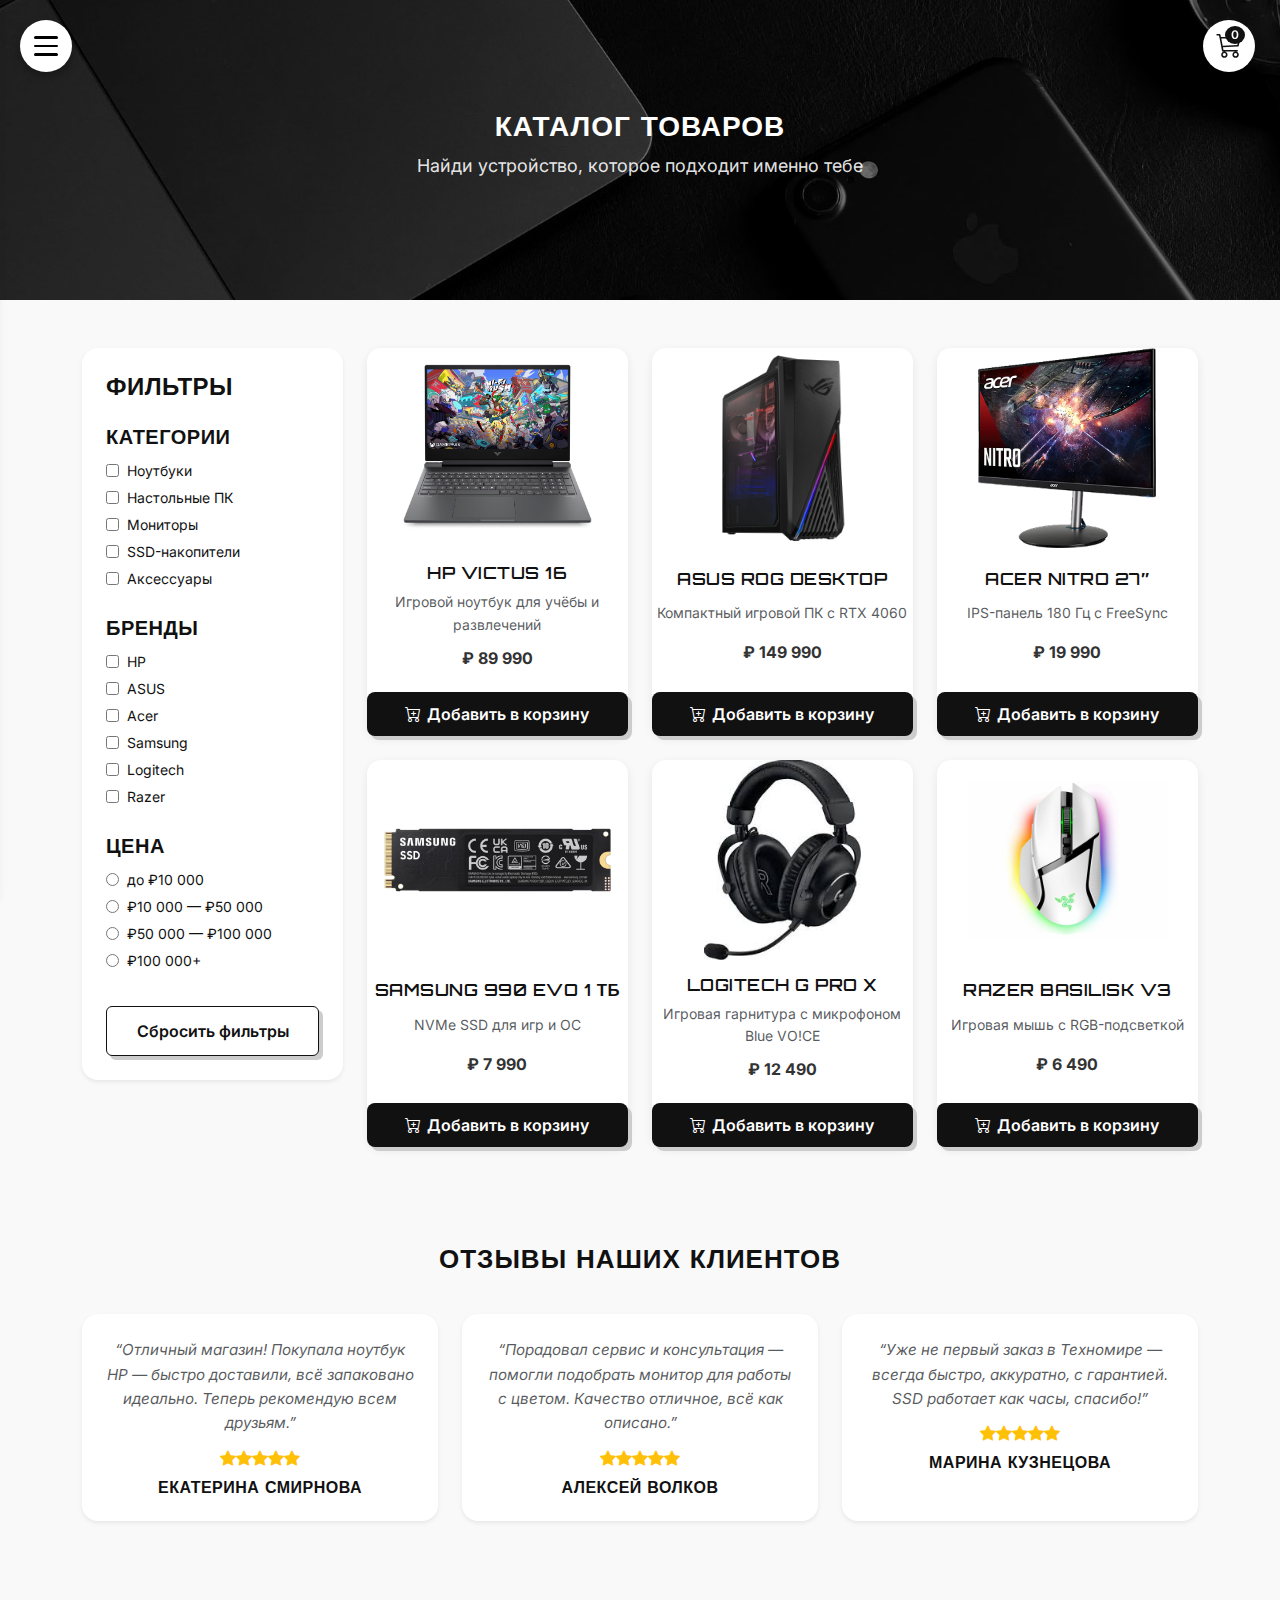
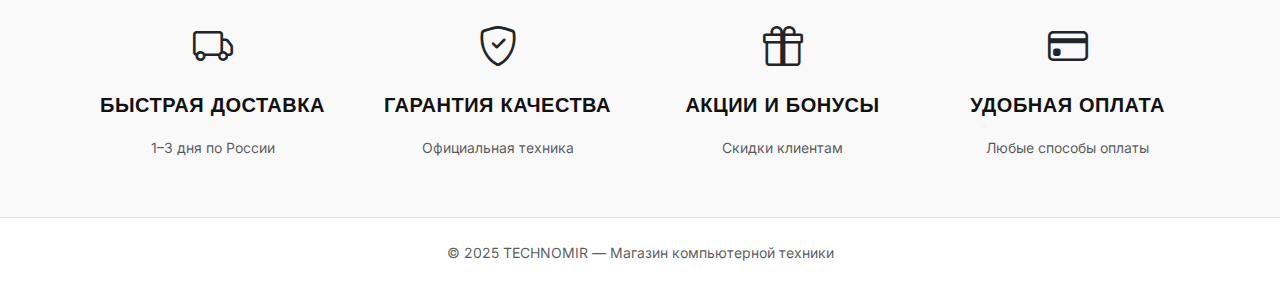
<file: catalog.html>
<!DOCTYPE html>
<html lang="ru">
<head>
  <meta charset="utf-8">
  <title>Техномир — Каталог</title>
  <meta name="viewport" content="width=device-width, initial-scale=1">

  <!-- Bootstrap -->
  <link rel="stylesheet" href="css/bootstrap.min.css">
  <link rel="stylesheet" href="css/style.css">

  <!-- Шрифты -->
  <link href="https://fonts.googleapis.com/css2?family=Poppins:wght@400;500;600;700&display=swap" rel="stylesheet">
  <link rel="stylesheet" href="https://cdn.jsdelivr.net/npm/bootstrap-icons@1.10.5/font/bootstrap-icons.css">
  <link href="https://fonts.googleapis.com/css2?family=Orbitron:wght@500;700;800&family=Inter:wght@400;500&display=swap" rel="stylesheet">
</head>

<body>

<!-- ======= Меню ======= -->
<input type="checkbox" id="menu-toggle" hidden>
<label for="menu-toggle" class="menu-btn">
  <span></span>
  <span></span>
  <span></span>
</label>

<nav class="side-menu">
  <div class="menu-header">
    <h2>TECHNOMIR</h2>
    <label for="menu-toggle" class="menu-close">&times;</label>
  </div>
  <ul class="menu-links">
    <li><a href="index.html">Главная</a></li>
    <li><a href="catalog.html" class="active">Каталог</a></li>
    <li><a href="cart.html">Корзина</a></li>
    <li><a href="about.html">О нас</a></li>
    <li><a href="contact.html">Контакты</a></li>
  </ul>
</nav>

<!-- ===== Иконка корзины ===== -->
<a href="cart.html" class="cart-icon">
  <i class="bi bi-cart3"></i>
  <span class="cart-count">0</span>
</a>

<!-- ======= Контент ======= -->
<main class="content">

  <!-- ======= Hero / Баннер ======= -->
  <section class="catalog-hero">
    <div class="catalog-hero-content">
      <h1>Каталог товаров</h1>
      <p>Найди устройство, которое подходит именно тебе</p>
    </div>
  </section>


  <!-- ======= Каталог ======= -->
  <section class="container py-5">
    <div class="row g-4">

  <!-- Кнопка для открытия фильтра (только на мобильных) -->
<div class="filter-toggle d-lg-none" onclick="toggleFilter()">
  <i class="bi bi-funnel"></i> Фильтры
</div>

<!-- Фильтр -->
<div class="col-lg-3">
  <div class="filter-box bg-white rounded-4 p-4 shadow-sm">
    <h4 class="fw-bold mb-3">Фильтры</h4>

    <h5 class="fw-semibold mt-4 mb-2">Категории</h5>
    <ul class="list-unstyled small">
      <li><label><input type="checkbox" class="filter" data-type="category" value="Ноутбуки"> Ноутбуки</label></li>
      <li><label><input type="checkbox" class="filter" data-type="category" value="Настольные ПК"> Настольные ПК</label></li>
      <li><label><input type="checkbox" class="filter" data-type="category" value="Мониторы"> Мониторы</label></li>
      <li><label><input type="checkbox" class="filter" data-type="category" value="SSD-накопители"> SSD-накопители</label></li>
      <li><label><input type="checkbox" class="filter" data-type="category" value="Аксессуары"> Аксессуары</label></li>
    </ul>

    <h5 class="fw-semibold mt-4 mb-2">Бренды</h5>
    <ul class="list-unstyled small">
      <li><label><input type="checkbox" class="filter" data-type="brand" value="HP"> HP</label></li>
      <li><label><input type="checkbox" class="filter" data-type="brand" value="ASUS"> ASUS</label></li>
      <li><label><input type="checkbox" class="filter" data-type="brand" value="Acer"> Acer</label></li>
      <li><label><input type="checkbox" class="filter" data-type="brand" value="Samsung"> Samsung</label></li>
      <li><label><input type="checkbox" class="filter" data-type="brand" value="Logitech"> Logitech</label></li>
      <li><label><input type="checkbox" class="filter" data-type="brand" value="Razer"> Razer</label></li>
    </ul>

    <h5 class="fw-semibold mt-4 mb-2">Цена</h5>
    <ul class="list-unstyled small">
      <li><label><input type="radio" name="price" class="filter" data-type="price" value="10000"> до ₽10 000</label></li>
      <li><label><input type="radio" name="price" class="filter" data-type="price" value="50000"> ₽10 000 — ₽50 000</label></li>
      <li><label><input type="radio" name="price" class="filter" data-type="price" value="100000"> ₽50 000 — ₽100 000</label></li>
      <li><label><input type="radio" name="price" class="filter" data-type="price" value="100000+"> ₽100 000+</label></li>
    </ul>

    <button class="btn btn-secondary w-100 mt-3" id="resetFilters">Сбросить фильтры</button>
  </div>
</div>

<!-- ======= Товары ======= -->
<div class="col-lg-9">
  <div class="row g-4">

  <!-- HP Victus 16 -->
<div class="col-12 col-md-6 col-lg-4">
  <div class="product-card text-center"
       data-category="Ноутбуки"
       data-brand="HP"
       data-price="89990"
       data-name="HP Victus 16"
       data-img="img/laptop.png"
       onclick="window.location.href='product.html?id=hp-victus-16'">
    <img src="img/laptop.png" alt="HP Victus 16">
    <h5>HP Victus 16</h5>
    <p class="text-muted small">Игровой ноутбук для учёбы и развлечений</p>
    <p class="price">₽ 89 990</p>

    <div class="cart-actions">
      <button class="btn btn-main add-btn w-100" onclick="event.stopPropagation()">
        <i class="bi bi-cart-plus"></i> Добавить в корзину
      </button>
      <div class="quantity-box mt-2">
        <button class="btn btn-outline-dark btn-sm decrease" onclick="event.stopPropagation()">–</button>
        <span class="quantity fw-semibold fs-6">1</span>
        <button class="btn btn-outline-dark btn-sm increase" onclick="event.stopPropagation()">+</button>
      </div>
    </div>
  </div>
</div>

<!-- ASUS ROG Desktop -->
<div class="col-12 col-md-6 col-lg-4">
  <div class="product-card text-center"
       data-category="Настольные ПК"
       data-brand="ASUS"
       data-price="149990"
       data-name="ASUS ROG Desktop"
       data-img="img/desktop.png"
       onclick="window.location.href='product.html?id=asus-rog-desktop'">
    <img src="img/desktop.png" alt="ASUS ROG Desktop">
    <h5>ASUS ROG Desktop</h5>
    <p class="text-muted small">Компактный игровой ПК с RTX 4060</p>
    <p class="price">₽ 149 990</p>

    <div class="cart-actions">
      <button class="btn btn-main add-btn w-100" onclick="event.stopPropagation()">
        <i class="bi bi-cart-plus"></i> Добавить в корзину
      </button>
      <div class="quantity-box mt-2">
        <button class="btn btn-outline-dark btn-sm decrease" onclick="event.stopPropagation()">–</button>
        <span class="quantity fw-semibold fs-6">1</span>
        <button class="btn btn-outline-dark btn-sm increase" onclick="event.stopPropagation()">+</button>
      </div>
    </div>
  </div>
</div>

<!-- Acer Nitro 27″ -->
<div class="col-12 col-md-6 col-lg-4">
  <div class="product-card text-center"
       data-category="Мониторы"
       data-brand="Acer"
       data-price="19990"
       data-name="Acer Nitro 27″"
       data-img="img/monitor.png"
       onclick="window.location.href='product.html?id=acer-nitro-27'">
    <img src="img/monitor.png" alt="Acer Nitro 27">
    <h5>Acer Nitro 27″</h5>
    <p class="text-muted small">IPS-панель 180 Гц с FreeSync</p>
    <p class="price">₽ 19 990</p>

    <div class="cart-actions">
      <button class="btn btn-main add-btn w-100" onclick="event.stopPropagation()">
        <i class="bi bi-cart-plus"></i> Добавить в корзину
      </button>
      <div class="quantity-box mt-2">
        <button class="btn btn-outline-dark btn-sm decrease" onclick="event.stopPropagation()">–</button>
        <span class="quantity fw-semibold fs-6">1</span>
        <button class="btn btn-outline-dark btn-sm increase" onclick="event.stopPropagation()">+</button>
      </div>
    </div>
  </div>
</div>

<!-- Samsung 990 EVO 1 ТБ -->
<div class="col-12 col-md-6 col-lg-4">
  <div class="product-card text-center"
       data-category="SSD-накопители"
       data-brand="Samsung"
       data-price="7990"
       data-name="Samsung 990 EVO 1 ТБ"
       data-img="img/ssd.png"
       onclick="window.location.href='product.html?id=samsung-990-evo'">
    <img src="img/ssd.png" alt="Samsung 990 EVO 1 ТБ">
    <h5>Samsung 990 EVO 1 ТБ</h5>
    <p class="text-muted small">NVMe SSD для игр и ОС</p>
    <p class="price">₽ 7 990</p>

    <div class="cart-actions">
      <button class="btn btn-main add-btn w-100" onclick="event.stopPropagation()">
        <i class="bi bi-cart-plus"></i> Добавить в корзину
      </button>
      <div class="quantity-box mt-2">
        <button class="btn btn-outline-dark btn-sm decrease" onclick="event.stopPropagation()">–</button>
        <span class="quantity fw-semibold fs-6">1</span>
        <button class="btn btn-outline-dark btn-sm increase" onclick="event.stopPropagation()">+</button>
      </div>
    </div>
  </div>
</div>

<!-- Logitech G Pro X -->
<div class="col-12 col-md-6 col-lg-4">
  <div class="product-card text-center"
       data-category="Аксессуары"
       data-brand="Logitech"
       data-price="12490"
       data-name="Logitech G Pro X"
       data-img="img/headphones.png"
       onclick="window.location.href='product.html?id=logitech-g-pro-x'">
    <img src="img/headphones.png" alt="Logitech G Pro X">
    <h5>Logitech G Pro X</h5>
    <p class="text-muted small">Игровая гарнитура с микрофоном Blue VO!CE</p>
    <p class="price">₽ 12 490</p>

    <div class="cart-actions">
      <button class="btn btn-main add-btn w-100" onclick="event.stopPropagation()">
        <i class="bi bi-cart-plus"></i> Добавить в корзину
      </button>
      <div class="quantity-box mt-2">
        <button class="btn btn-outline-dark btn-sm decrease" onclick="event.stopPropagation()">–</button>
        <span class="quantity fw-semibold fs-6">1</span>
        <button class="btn btn-outline-dark btn-sm increase" onclick="event.stopPropagation()">+</button>
      </div>
    </div>
  </div>
</div>

<!-- Razer Basilisk V3 -->
<div class="col-12 col-md-6 col-lg-4">
  <div class="product-card text-center"
       data-category="Аксессуары"
       data-brand="Razer"
       data-price="6490"
       data-name="Razer Basilisk V3"
       data-img="img/mouse.png"
       onclick="window.location.href='product.html?id=razer-basilisk-v3'">
    <img src="img/mouse.png" alt="Razer Basilisk V3">
    <h5>Razer Basilisk V3</h5>
    <p class="text-muted small">Игровая мышь с RGB-подсветкой</p>
    <p class="price">₽ 6 490</p>

    <div class="cart-actions">
      <button class="btn btn-main add-btn w-100" onclick="event.stopPropagation()">
        <i class="bi bi-cart-plus"></i> Добавить в корзину
      </button>
      <div class="quantity-box mt-2">
        <button class="btn btn-outline-dark btn-sm decrease" onclick="event.stopPropagation()">–</button>
        <span class="quantity fw-semibold fs-6">1</span>
        <button class="btn btn-outline-dark btn-sm increase" onclick="event.stopPropagation()">+</button>
      </div>
    </div>
  </div>
</div>



  </section>
<!-- ======= Отзывы клиентов ======= -->
<section class="container py-5">
  <h2 class="section-title text-center">Отзывы наших клиентов</h2>

  <div class="row g-4 justify-content-center">
    <div class="col-md-4">
      <div class="review-card p-4 bg-white rounded-4 shadow-sm h-100 text-center">
        <p class="text-muted fst-italic">
          “Отличный магазин! Покупала ноутбук HP — быстро доставили, всё запаковано идеально. Теперь рекомендую всем друзьям.”
        </p>
        <div class="text-warning my-2">
          <i class="bi bi-star-fill"></i><i class="bi bi-star-fill"></i><i class="bi bi-star-fill"></i><i class="bi bi-star-fill"></i><i class="bi bi-star-fill"></i>
        </div>
        <h6 class="fw-semibold mb-0">Екатерина Смирнова</h6>
      </div>
    </div>

    <div class="col-md-4">
      <div class="review-card p-4 bg-white rounded-4 shadow-sm h-100 text-center">
        <p class="text-muted fst-italic">
          “Порадовал сервис и консультация — помогли подобрать монитор для работы с цветом. Качество отличное, всё как описано.”
        </p>
        <div class="text-warning my-2">
          <i class="bi bi-star-fill"></i><i class="bi bi-star-fill"></i><i class="bi bi-star-fill"></i><i class="bi bi-star-fill"></i><i class="bi bi-star-fill"></i>
        </div>
        <h6 class="fw-semibold mb-0">Алексей Волков</h6>
      </div>
    </div>

    <div class="col-md-4">
      <div class="review-card p-4 bg-white rounded-4 shadow-sm h-100 text-center">
        <p class="text-muted fst-italic">
          “Уже не первый заказ в Техномире — всегда быстро, аккуратно, с гарантией. SSD работает как часы, спасибо!”
        </p>
        <div class="text-warning my-2">
          <i class="bi bi-star-fill"></i><i class="bi bi-star-fill"></i><i class="bi bi-star-fill"></i><i class="bi bi-star-fill"></i><i class="bi bi-star-fill"></i>
        </div>
        <h6 class="fw-semibold mb-0">Марина Кузнецова</h6>
      </div>
    </div>
  </div>
</section>

<section class="container py-5">
    <div class="row text-center g-4">
      <div class="col-md-3"><i class="bi bi-truck fs-1 text-dark"></i><h5 class="mt-3 fw-bold">Быстрая доставка</h5><p class="text-muted small">1–3 дня по России</p></div>
      <div class="col-md-3"><i class="bi bi-shield-check fs-1 text-dark"></i><h5 class="mt-3 fw-bold">Гарантия качества</h5><p class="text-muted small">Официальная техника</p></div>
      <div class="col-md-3"><i class="bi bi-gift fs-1 text-dark"></i><h5 class="mt-3 fw-bold">Акции и бонусы</h5><p class="text-muted small">Скидки клиентам</p></div>
      <div class="col-md-3"><i class="bi bi-credit-card fs-1 text-dark"></i><h5 class="mt-3 fw-bold">Удобная оплата</h5><p class="text-muted small">Любые способы оплаты</p></div>
    </div>
  </section>

  <footer class="text-center py-4 text-muted border-top bg-white">
    © 2025 TECHNOMIR — Магазин компьютерной техники
  </footer>

  <button id="toTopBtn" title="Наверх"><i class="bi bi-arrow-up-short"></i></button>

</main>

<script src="js/bootstrap.bundle.min.js"></script>
<script>
  const toTop = document.getElementById("toTopBtn");
  window.addEventListener("scroll", () => {
    toTop.classList.toggle("show", window.scrollY > 300);
  });
  toTop.onclick = () => window.scrollTo({ top: 0, behavior: "smooth" });

</script>
<script>

const cart = JSON.parse(localStorage.getItem('cart')) || [];

document.querySelectorAll('.product-card').forEach(card => {
  const addBtn = card.querySelector('.add-btn');
  const qtyBox = card.querySelector('.quantity-box');
  const qtyEl = qtyBox?.querySelector('.quantity');
  const name = card.dataset.name;
  const price = parseInt(card.dataset.price);
  const img = card.dataset.img;
  let count = 1;

  const inCart = cart.find(i => i.name === name);
  if (inCart && addBtn && qtyBox) {
    addBtn.classList.add('d-none');
    qtyBox.classList.add('visible');
    qtyEl.textContent = inCart.qty;
    count = inCart.qty;
  }

  addBtn?.addEventListener('click', () => {
    addBtn.classList.add('d-none');
    qtyBox.classList.add('visible');
    addToCart(name, price, img, count);
  });

  qtyBox?.querySelector('.increase')?.addEventListener('click', () => {
    count++;
    qtyEl.textContent = count;
    updateQty(name, count);
  });

  qtyBox?.querySelector('.decrease')?.addEventListener('click', () => {
    if (count > 1) {
      count--;
      qtyEl.textContent = count;
      updateQty(name, count);
    } else {
      count = 0;
      removeFromCart(name);
      qtyBox.classList.remove('visible');
      addBtn.classList.remove('d-none');
    }
  });
});

function addToCart(name, price, img, qty) {
  const existing = cart.find(i => i.name === name);
  if (existing) existing.qty += qty;
  else cart.push({ name, price, img, qty });
  saveCart();
}

function updateQty(name, qty) {
  const item = cart.find(i => i.name === name);
  if (item) item.qty = qty;
  saveCart();
}

function removeFromCart(name) {
  const index = cart.findIndex(i => i.name === name);
  if (index !== -1) cart.splice(index, 1);
  saveCart();
}

function saveCart() {
  localStorage.setItem('cart', JSON.stringify(cart));
  updateCartCount();
}

function updateCartCount() {
  const data = JSON.parse(localStorage.getItem('cart')) || [];
  const total = data.reduce((sum, i) => sum + i.qty, 0);
  const counter = document.querySelector('.cart-count');
  if (counter) counter.textContent = total;
}
updateCartCount();

// ======= ЛОГИКА ФИЛЬТРОВ =======
const filters = document.querySelectorAll('.filter');
const resetBtn = document.getElementById('resetFilters');
const products = document.querySelectorAll('.product-card');

filters.forEach(f => f.addEventListener('change', applyFilters));
resetBtn.addEventListener('click', () => {
  filters.forEach(f => (f.checked = false));
  applyFilters();
});

function applyFilters() {
  const activeFilters = {
    category: [],
    brand: [],
    price: null
  };

  filters.forEach(f => {
    if (f.checked) {
      if (f.dataset.type === 'category') activeFilters.category.push(f.value);
      if (f.dataset.type === 'brand') activeFilters.brand.push(f.value);
      if (f.dataset.type === 'price') activeFilters.price = f.value;
    }
  });

  products.forEach(card => {
    const cat = card.dataset.category;
    const brand = card.dataset.brand;
    const price = parseInt(card.dataset.price);

    const matchCategory = activeFilters.category.length ? activeFilters.category.includes(cat) : true;
    const matchBrand = activeFilters.brand.length ? activeFilters.brand.includes(brand) : true;
    let matchPrice = true;

    if (activeFilters.price) {
      const val = activeFilters.price;
      if (val === '10000') matchPrice = price <= 10000;
      else if (val === '50000') matchPrice = price > 10000 && price <= 50000;
      else if (val === '100000') matchPrice = price > 50000 && price <= 100000;
      else matchPrice = price > 100000;
    }

    card.parentElement.style.display = (matchCategory && matchBrand && matchPrice) ? 'block' : 'none';
  });
}
</script>

</body>
</html>
</file>
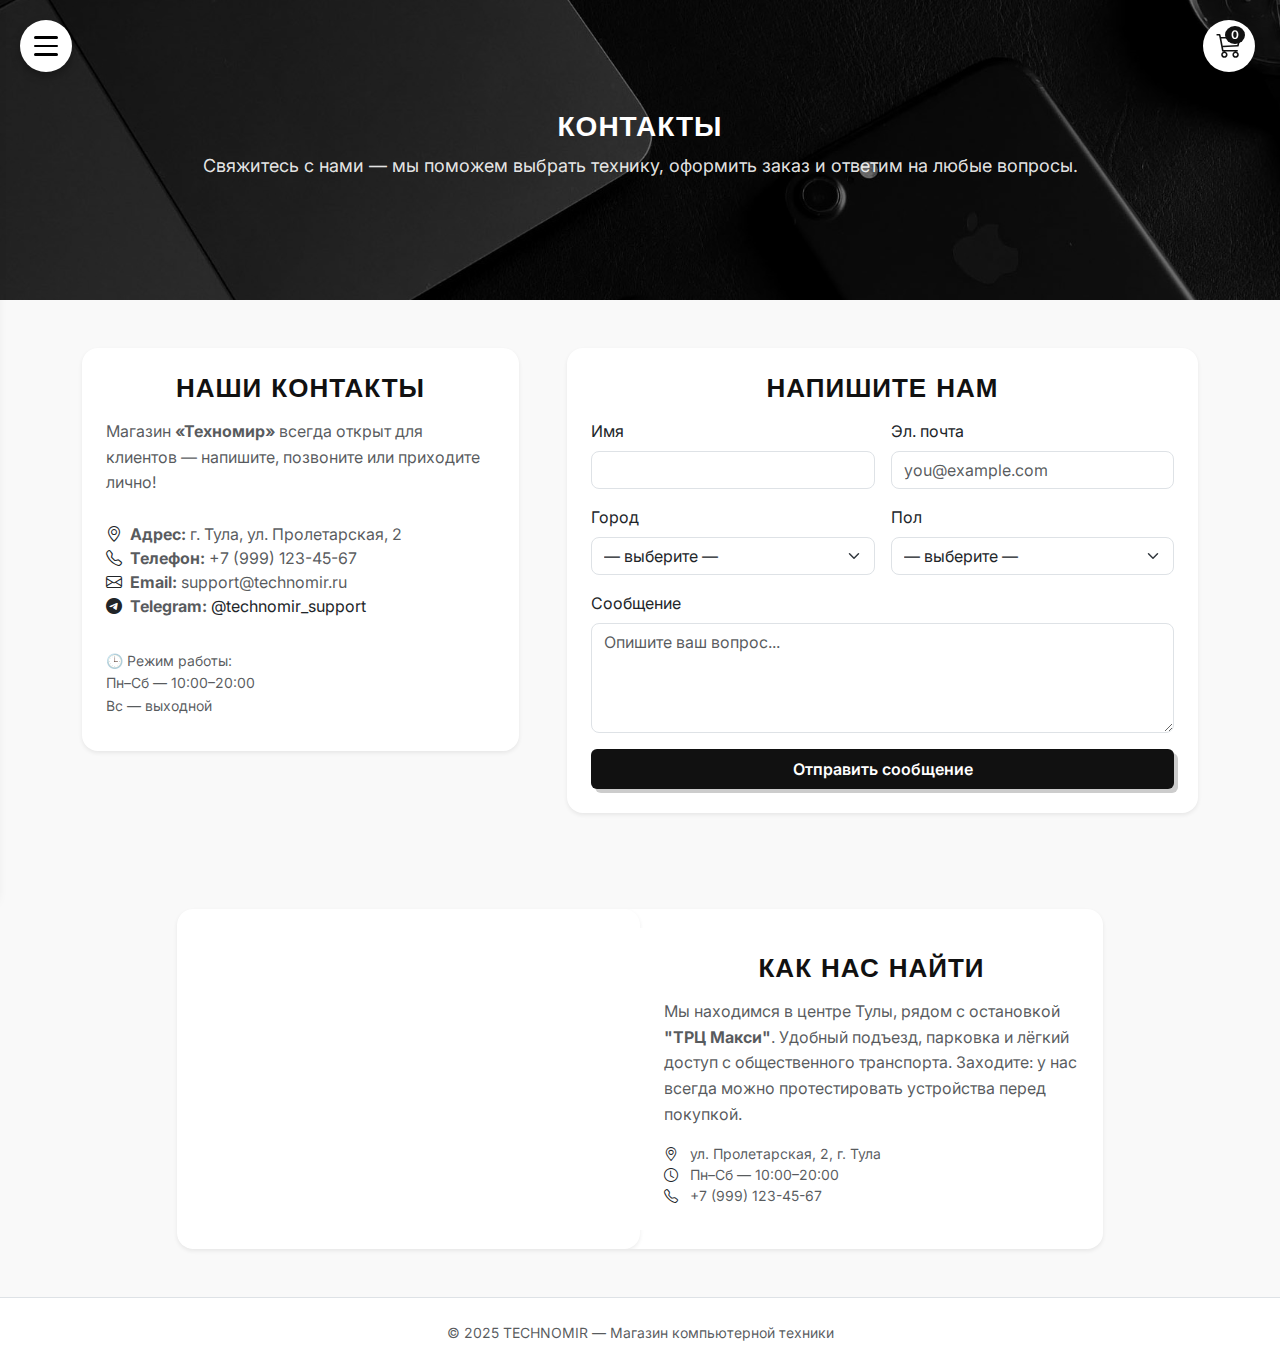
<file: contact.html>
<!DOCTYPE html>
<html lang="ru">
<head>
  <meta charset="UTF-8">
  <title>Контакты — Техномир</title>
  <meta name="viewport" content="width=device-width, initial-scale=1">

  <!-- Bootstrap -->
  <link rel="stylesheet" href="css/bootstrap.min.css">
  <link rel="stylesheet" href="css/style.css">

  <!-- Шрифты -->
  <link href="https://fonts.googleapis.com/css2?family=Orbitron:wght@600;700;800&family=Inter:wght@400;500;700&display=swap" rel="stylesheet">
  <link rel="stylesheet" href="https://cdn.jsdelivr.net/npm/bootstrap-icons@1.10.5/font/bootstrap-icons.css">
</head>
<body>

<!-- Меню без JS -->
<input type="checkbox" id="menu-toggle" hidden>
<label for="menu-toggle" class="menu-btn"><span></span><span></span><span></span></label>

<nav class="side-menu">
  <div class="menu-header">
    <h2>TECHNOMIR</h2>
    <label for="menu-toggle" class="menu-close">&times;</label>
  </div>
  <ul class="menu-links">
    <li><a href="index.html">Главная</a></li>
    <li><a href="catalog.html">Каталог</a></li>
    <li><a href="cart.html">Корзина</a></li>
    <li><a href="about.html">О нас</a></li>
    <li><a href="contact.html" class="active">Контакты</a></li>
  </ul>
</nav>

<!-- ===== Иконка корзины ===== -->
<a href="cart.html" class="cart-icon">
  <i class="bi bi-cart3"></i>
  <span class="cart-count">0</span>
</a>

<!-- Контент -->
<main class="content">

  <!-- ===== Hero ===== -->
  <section class="catalog-hero">
    <div class="catalog-hero-content">
      <h1>Контакты</h1>
      <p>Свяжитесь с нами — мы поможем выбрать технику, оформить заказ и ответим на любые вопросы.</p>
    </div>
  </section>

  <!-- ===== Информация и форма ===== -->
  <section class="container py-5">
    <div class="row g-5 align-items-start">

      <!-- Контактная информация -->
      <div class="col-lg-5">
        <div class="card border-0 shadow-sm p-4 rounded-4 bg-white">
          <h2 class="section-title mb-3">Наши контакты</h2>
          <p class="text-muted">Магазин <b>«Техномир»</b> всегда открыт для клиентов — напишите, позвоните или приходите лично!</p>
          <ul class="list-unstyled mt-3 text-muted">
            <li><i class="bi bi-geo-alt text-dark me-2"></i><b>Адрес:</b> г. Тула, ул. Пролетарская, 2</li>
            <li><i class="bi bi-telephone text-dark me-2"></i><b>Телефон:</b> +7 (999) 123-45-67</li>
            <li><i class="bi bi-envelope text-dark me-2"></i><b>Email:</b> support@technomir.ru</li>
            <li><i class="bi bi-telegram text-dark me-2"></i><b>Telegram:</b> <a href="#" class="text-decoration-none text-dark">@technomir_support</a></li>
          </ul>
          <p class="text-muted mt-3 small">
            🕒 Режим работы:<br>
            Пн–Сб — 10:00–20:00<br>
            Вс — выходной
          </p>
        </div>
      </div>

      <!-- Форма -->
      <div class="col-lg-7">
        <div class="card border-0 shadow-sm p-4 rounded-4 bg-white">
          <h2 class="section-title mb-3">Напишите нам</h2>
          <form class="contact-form row g-3">
            <div class="col-md-6">
              <label class="form-label">Имя</label>
              <input type="text" class="form-control rounded-3" name="name" required>
            </div>
            <div class="col-md-6">
              <label class="form-label">Эл. почта</label>
              <input type="email" class="form-control rounded-3" name="email" placeholder="you@example.com" required>
            </div>
            <div class="col-md-6">
              <label class="form-label">Город</label>
              <select class="form-select rounded-3" name="city" required>
                <option value="">— выберите —</option>
                <option>Тула</option>
                <option>Москва</option>
                <option>Санкт-Петербург</option>
                <option>Другой город</option>
              </select>
            </div>
            <div class="col-md-6">
              <label class="form-label">Пол</label>
              <select class="form-select rounded-3" name="gender" required>
                <option value="">— выберите —</option>
                <option>Мужской</option>
                <option>Женский</option>
              </select>
            </div>
            <div class="col-12">
              <label class="form-label">Сообщение</label>
              <textarea class="form-control rounded-3" name="message" rows="4" placeholder="Опишите ваш вопрос..."></textarea>
            </div>
            <div class="col-12">
              <button type="submit" class="btn primary w-100 py-2">Отправить сообщение</button>
            </div>
          </form>
        </div>
      </div>
    </div>
  </section>

  <!-- ===== Карта ===== -->
  <section class="container py-5">
    <div class="row justify-content-center g-4">
      <div class="col-lg-10">
        <div class="card border-0 shadow-sm rounded-4 overflow-hidden">
          <div class="row g-0 align-items-center">

            <!-- Карта -->
            <div class="col-md-6">
              <div class="map-container rounded-4 shadow-sm overflow-hidden">
                <iframe 
                  src="https://yandex.ru/map-widget/v1/?ll=37.637120%2C54.193544&mode=search&oid=1343455064&ol=biz&z=16" 
                  width="100%" height="350" frameborder="0" allowfullscreen="true"></iframe>
              </div>
            </div>


            <!-- Текст -->
            <div class="col-lg-6 p-4 bg-white">
              <h3 class="section-title mb-3">Как нас найти</h3>
              <p class="text-muted mb-3">
                Мы находимся в центре Тулы, рядом с остановкой <b>"ТРЦ Макси"</b>.  
                Удобный подъезд, парковка и лёгкий доступ с общественного транспорта.  
                Заходите: у нас всегда можно протестировать устройства перед покупкой.
              </p>
              <ul class="list-unstyled text-muted small mb-0">
                <li><i class="bi bi-geo-alt text-dark me-2"></i> ул. Пролетарская, 2, г. Тула</li>
                <li><i class="bi bi-clock text-dark me-2"></i> Пн–Сб — 10:00–20:00</li>
                <li><i class="bi bi-telephone text-dark me-2"></i> +7 (999) 123-45-67</li>
              </ul>
            </div>

          </div>
        </div>
      </div>
    </div>
  </section>

  <!-- ===== Футер ===== -->
  <footer class="text-center py-4 text-muted border-top bg-white">
    © 2025 TECHNOMIR — Магазин компьютерной техники
  </footer>

  <!-- ===== Кнопка "Вверх" ===== -->
  <button id="toTopBtn" title="Наверх"><i class="bi bi-arrow-up-short"></i></button>
</main>

<script src="js/bootstrap.bundle.min.js"></script>
<script>
  const toTop = document.getElementById("toTopBtn");
  window.addEventListener("scroll", () => {
    toTop.classList.toggle("show", window.scrollY > 300);
  });
  toTop.onclick = () => window.scrollTo({ top: 0, behavior: "smooth" });
</script>
<script>
function updateCartCount() {
  const cart = JSON.parse(localStorage.getItem('cart')) || [];
  const total = cart.reduce((sum, item) => sum + item.qty, 0);
  const counter = document.querySelector('.cart-count');
  if (counter) counter.textContent = total;
}

updateCartCount();

// обновляем счётчик при изменении корзины (например, при добавлении)
window.addEventListener('storage', updateCartCount);
</script>


</body>
</html>
</file>
<file: css/style.css>
/* ====== Общие стили ====== */

body {
  font-family: 'Inter', sans-serif;
  background: #f5f5f5;
  color: #111;
  scroll-behavior: smooth;
  margin: 0;
}

a {
  text-decoration: none;
  color: inherit;
  transition: 0.3s ease;
}

h1, h2, h3, h4, h5, h6 {
  font-family: 'Orbitron', sans-serif;
  font-weight: 800;
  text-transform: uppercase;
  letter-spacing: 0.5px;
  color: #111;
  margin: 0 0 20px;
}

p {
  margin: 0 0 10px;
  line-height: 1.6;
  color: #333;
}

/* ====== Кнопки ====== */
.btn-main, .btn-secondary, .btn.primary {
  font-family: 'Inter', sans-serif;
  font-weight: 600;
  padding: 12px 26px;
  border-radius: 6px;
  transition: all 0.2s ease;
  box-shadow: 4px 4px 0 #ccc;
}

.btn-main, .btn.primary {
  background: #111;
  color: #fff;
  border: none;
}
.btn-main:hover, .btn.primary:hover {
  background: #333;
  transform: translate(1px, 1px);
  box-shadow: 2px 2px 0 #999;
}

.btn-secondary {
  border: 1.5px solid #111;
  background: #fff;
  color: #111;
}
.btn-secondary:hover {
  background: #111;
  color: #fff;
  transform: translate(1px, 1px);
  box-shadow: 2px 2px 0 #999;
}

/* ====== HERO ====== */
.hero-section {
  background: linear-gradient(180deg, #f6f6f6 0%, #ececec 100%);
  padding: 100px 8%;
  display: flex;
  flex-wrap: wrap;
  align-items: center;
  justify-content: space-between;
  gap: 50px;
}

.hero-text {
  flex: 1 1 480px;
  min-width: 320px;
}

.hero-title {
  font-family: 'Orbitron', sans-serif;
  font-size: clamp(48px, 8vw, 100px);
  font-weight: 800;
  color: #111;
  letter-spacing: 2px;
  margin-bottom: 25px;
}

.hero-box {
  border: 1.5px solid #d4d4d4;
  border-radius: 8px;
  padding: 20px;
  background: rgba(255,255,255,0.6);
  box-shadow: 0 3px 8px rgba(0,0,0,0.05);
  backdrop-filter: blur(6px);
}

.hero-image img {
  width: 90%;
  max-width: 650px;
  filter: drop-shadow(0 12px 20px rgba(0,0,0,0.18));
  transition: all 0.3s ease;
}
.hero-image img:hover {
  transform: scale(1.03);
}

/* ====== Унификация карточек ====== */
.card, .product-card, .review-card {
  background: #fff;
  border: none;
  border-radius: 14px;
  box-shadow: 0 3px 10px rgba(0,0,0,0.08);
  transition: all 0.25s ease;
}
.card:hover, .product-card:hover, .review-card:hover {
  transform: translateY(-4px);
  box-shadow: 0 6px 18px rgba(0,0,0,0.12);
}

/* ====== Product Card ====== */
.product-card img {
  width: 100%;
  height: 200px;
  object-fit: contain;
  border-radius: 8px;
  margin-bottom: 15px;
}
.product-card h5 {
  font-weight: 600;
  font-size: 1.05rem;
  margin-bottom: 8px;
}
.product-card .price {
  font-weight: 700;
  font-size: 1rem;
}

/* ====== Отзывы ====== */
.review-card p {
  font-style: italic;
  font-size: 0.95rem;
}
.review-card .bi-star-fill, .review-card .bi-star {
  font-size: 1rem;
}

/* ====== Кнопка "Вверх" ====== */
#toTopBtn {
  position: fixed;
  bottom: 25px;
  right: 25px;
  width: 45px;
  height: 45px;
  background: #111;
  color: #fff;
  border: none;
  border-radius: 50%;
  font-size: 24px;
  display: none;
  justify-content: center;
  align-items: center;
  box-shadow: 0 2px 10px rgba(0,0,0,0.2);
  z-index: 1000;
}
#toTopBtn.show { display: flex; }
#toTopBtn:hover { background: #333; }

/* ====== Подвал ====== */
footer {
  font-size: 14px;
  color: #666;
  padding: 20px 0;
  text-align: center;
}

/* ====== Боковое меню ====== */
#menu-toggle { opacity: 0; position: absolute; }

.menu-btn {
  position: fixed;
  top: 20px;
  left: 20px;
  width: 52px;
  height: 52px;
  border-radius: 50%;
  background-color: #fff;
  box-shadow: 0 4px 10px rgba(0,0,0,0.3);
  display: flex;
  flex-direction: column;
  justify-content: center;
  align-items: center;
  gap: 6px;
  z-index: 9999;
  cursor: pointer;
  transition: all 0.25s ease;
}
.menu-btn span {
  width: 24px;
  height: 2.5px;
  background: #000;
  border-radius: 2px;
  transition: all 0.3s ease;
}
.menu-btn:hover { transform: scale(1.05); }

#menu-toggle:checked + .menu-btn span:nth-child(1) {
  transform: rotate(45deg) translateY(7px);
}
#menu-toggle:checked + .menu-btn span:nth-child(2) {
  opacity: 0;
}
#menu-toggle:checked + .menu-btn span:nth-child(3) {
  transform: rotate(-45deg) translateY(-7px);
}

.side-menu {
  position: fixed;
  top: 0;
  left: -270px;
  width: 260px;
  height: 100vh;
  background: #f8f8f8;
  box-shadow: 4px 0 12px rgba(0,0,0,0.15);
  padding: 28px 25px;
  display: flex;
  flex-direction: column;
  gap: 16px;
  transition: left 0.35s ease;
  z-index: 9998;
}
#menu-toggle:checked ~ .side-menu { left: 0; }

.menu-header {
  display: flex;
  justify-content: space-between;
  align-items: center;
}
.menu-header h2 {
  font-family: 'Orbitron', sans-serif;
  font-size: 22px;
  font-weight: 800;
  color: #111;
}
.menu-links { list-style: none; padding: 0; }
.menu-links a {
  font-size: 18px;
  color: #333;
  display: block;
  padding: 5px 0;
  transition: 0.2s;
}
.menu-links a:hover, .menu-links a.active {
  color: #000;
  transform: translateX(5px);
}

/* ======= Каталог (баннер) ======= */
.catalog-hero {
  position: relative;
  background: url("../img/banner-shop.png") center/cover no-repeat;
  color: #fff;
  display: flex;
  justify-content: center;
  align-items: center;
  text-align: center;
  height: 300px;
  overflow: hidden;
}
.catalog-hero::before {
  content: "";
  position: absolute;
  inset: 0;
  background: rgba(0,0,0,0.55);
}
.catalog-hero-content {
  position: relative;
  z-index: 2;
}
.catalog-hero-content h1 {
  font-family: 'Orbitron', sans-serif;
  font-weight: 800;
  font-size: 28px;
  letter-spacing: 1px;
  color: #fff;
  margin-bottom: 10px;
}
.catalog-hero-content p {
  font-family: 'Inter', sans-serif;
  font-size: 18px;
  color: rgba(255,255,255,0.9);
}

/* ===== Карта ===== */
.map-container {
  width: 100%;
  height: 340px;
  border: none;
}
@media (max-width: 992px) {
  .map-container { height: 260px; }
}

/* ====== Отступы и адаптив ====== */
.section-title {
  font-family: 'Orbitron', sans-serif;
  font-weight: 800;
  letter-spacing: 1px;
  font-size: clamp(20px, 4vw, 26px);
  text-transform: uppercase;
  color: #111;
  text-align: center;
  margin-bottom: 40px;
}

@media (max-width: 992px) {
  .hero-section { flex-direction: column; text-align: center; padding: 60px 5%; gap: 10px; }
  .hero-title { font-size: 48px; }
}

@media (max-width: 576px) {
  .hero-title { font-size: 36px; }
  .product-card img { height: 160px; }
}

/* === Новости и статьи === */
.news-card {
  background: #fff;
  border-radius: 12px;
  overflow: hidden;
  box-shadow: 0 4px 10px rgba(0,0,0,0.06);
  transition: all 0.25s ease;
  height: 100%;
  display: flex;
  flex-direction: column;
}

.news-card:hover {
  transform: translateY(-4px);
  box-shadow: 0 6px 14px rgba(0,0,0,0.1);
}

.news-card img {
  width: 100%;
  height: 230px;           /* ограничиваем высоту — чтобы не растягивалось */
  object-fit: cover;       /* чтобы картинка не ломалась */
  display: block;
}

.news-info {
  padding: 18px 20px;
  flex-grow: 1;
}

.news-meta {
  color: #888;
  font-size: 0.9rem;
  margin-bottom: 4px;
}

.news-card h5 {
  color: #111;
  font-weight: 600;
  font-size: 1.05rem;
  line-height: 1.4;
  margin-bottom: 0;
}

/* кнопка под новостями */
.news-card + .btn-main {
  margin-top: 15px;
}

/* адаптив */
@media (max-width: 768px) {
  .news-card img {
    height: 180px;
  }
  .news-card h5 {
    font-size: 1rem;
  }
}

.hero-box {
  border: 1.5px solid #d4d4d4;
  border-radius: 8px;
  padding: 20px;
  background: rgba(255, 255, 255, 0.6);
  box-shadow: 0 3px 8px rgba(0, 0, 0, 0.05);
  backdrop-filter: blur(6px);
  margin-bottom: 28px; /* ← было 18px, стало 28px — чуть больше воздуха */
}

/* Для мобильных немного меньше */
@media (max-width: 768px) {
  .hero-box {
    margin-bottom: 20px;
  }
}

/* ====== Фильтр каталога ====== */
.filter-box {
  border-radius: 20px;
  padding: 24px;
  background: #fff;
  box-shadow: 0 3px 10px rgba(0, 0, 0, 0.08);
  transition: all 0.3s ease;
}

/* Кнопка для открытия фильтров (только на мобильных) */
.filter-toggle {
  display: none;
  align-items: center;
  gap: 6px;
  font-weight: 600;
  font-size: 1rem;
  cursor: pointer;
  margin-bottom: 1rem;
}

.filter-toggle i {
  font-size: 1.1rem;
}

/* ======= Мобильный вид ======= */
@media (max-width: 992px) {
  .filter-toggle {
    display: flex;
  }

  .filter-box {
    display: none;
    margin-top: 10px;
  }

  /* при активном состоянии */
  .filter-box.active {
    display: block;
    animation: dropdown 0.3s ease forwards;
  }

  @keyframes dropdown {
    from { opacity: 0; transform: translateY(-10px); }
    to { opacity: 1; transform: translateY(0); }
  }
}

.product-card img {
  width: 100%;
  height: 200px; /* одинаковая высота у всех */
  object-fit: contain; /* не обрезает — подгоняет аккуратно */
  margin-bottom: 15px;
  border-radius: 8px;
  display: block;
}

.product-card {
  display: flex;
  flex-direction: column;
  justify-content: space-between;
  height: 100%;
}

.hero-text .hero-box {
  background: #fff;
  border-radius: 12px;
  padding: 22px 28px;
  margin-bottom: 25px;
  box-shadow: 0 0 25px rgba(207, 120, 162, 0.15);
  transition: box-shadow 0.3s ease;
}
.hero-text .hero-box:hover {
  box-shadow: 0 0 30px rgba(233, 147, 217, 0.25);
}

/* ===== ПРЕИМУЩЕСТВА ===== */
.features-section {
  background-color: #f9f9f9; /* мягкий общий фон сайта */
  padding: 60px 0;
}

.feature-card {
  background: #fff;
  border-radius: 18px;
  padding: 35px 20px;
  transition: all 0.3s ease;
  box-shadow: 0 3px 10px rgba(0, 0, 0, 0.05);
  border: 1px solid #f0f0f0;
}

.feature-card:hover {
  transform: translateY(-6px);
  border-color: #ddd;
  box-shadow: 0 8px 20px rgba(0, 0, 0, 0.08);
}


.step-card {
  background-color: #fff; /* карточки изначально белые */
  border-radius: 18px;
  padding: 25px 15px;
  transition: 0.3s;
  box-shadow: 0 2px 8px rgba(0, 0, 0, 0.04);
}

.step-card:hover {
  border-color: #000;
  transform: translateY(-4px);
  box-shadow: 0 6px 20px rgba(0, 0, 0, 0.08);
  background-color: #fff;
}

.step-card i {
  font-size: 2rem;
  color: #000;
  margin-bottom: 12px;
}

.step-card h6 {
  font-weight: 700;
  text-transform: uppercase;
  margin-bottom: 6px;
}

.step-card {
  background: #fff;
  border: 1.5px solid rgba(0, 0, 0, 0.08);
  border-radius: 16px;
  padding: 26px 18px;
  transition: all 0.25s ease;
}

.step-card:hover {
  border-color: #000;
  box-shadow: 0 6px 16px rgba(0, 0, 0, 0.1);
  transform: translateY(-3px);
}


body {
  background-color: #f9f9f9 !important;
}

/* ===== Иконка корзины (вверху справа) ===== */
.cart-icon {
  position: fixed;
  top: 20px;
  right: 25px;
  background: #fff;
  border-radius: 50%;
  width: 52px;
  height: 52px;
  box-shadow: 0 4px 10px rgba(0,0,0,0.3);
  display: flex;
  justify-content: center;
  align-items: center;
  z-index: 9999;
  transition: all 0.3s ease;
  color: #111;
}

.cart-icon:hover {
  transform: scale(1.08);
  background: #f1f1f1;
}

.cart-icon i {
  font-size: 1.6rem;
}

/* Счётчик товаров */
.cart-count {
  position: absolute;
  top: 6px;
  right: 10px;
  background: #111;
  color: #fff;
  font-size: 0.75rem;
  font-weight: 600;
  border-radius: 50%;
  padding: 2px 6px;
  min-width: 20px;
  text-align: center;
  line-height: 1.2;
}

/* адаптив */
@media (max-width: 576px) {
  .cart-icon {
    width: 44px;
    height: 44px;
    right: 18px;
  }
  .cart-icon i {
    font-size: 1.3rem;
  }
  .cart-count {
    top: 5px;
    right: 8px;
    font-size: 0.7rem;
  }
}


/* ====== БЛОК ДОБАВЛЕНИЯ В КОРЗИНУ ====== */
.cart-actions {
  display: flex;
  flex-direction: column;
  align-items: center;
  margin-top: 10px;
}

/* --- кнопка "Добавить в корзину" --- */
.add-btn {
  font-weight: 600;
  width: 100%;
  display: flex;
  justify-content: center;
  align-items: center;
  gap: 6px;
  transition: all 0.2s ease;
  border-radius: 8px;
  padding: 10px 0;
}

.add-btn i {
  font-size: 1rem;
}

.add-btn:hover {
  background-color: #333;
  color: #fff;
  transform: translateY(-1px);
}

/* --- блок со счётчиком --- */
.quantity-box {
  display: none;                /* скрыт по умолчанию */
  justify-content: center;
  align-items: center;
  gap: 10px;
  margin-top: 10px;
  animation: fadeIn 0.25s ease;
}

.quantity-box.active {
  display: flex;                /* показывается после добавления */
}

/* --- кнопки +/- --- */
.quantity-box button {
  width: 38px;
  height: 38px;
  display: flex;
  justify-content: center;
  align-items: center;
  font-size: 18px;
  font-weight: 600;
  border: 1.5px solid #111;
  border-radius: 8px;
  background-color: #fff;
  transition: 0.2s ease;
  cursor: pointer;
}

.quantity-box button:hover {
  background: #111;
  color: #fff;
}

/* --- число между кнопками --- */
.quantity-box .quantity {
  min-width: 32px;
  text-align: center;
  font-weight: 700;
  font-size: 1.1rem;
  color: #111;
}

/* --- плавное появление --- */
@keyframes fadeIn {
  from {
    opacity: 0;
    transform: translateY(6px);
  }
  to {
    opacity: 1;
    transform: translateY(0);
  }
}

/* --- адаптив --- */
@media (max-width: 576px) {
  .quantity-box button {
    width: 34px;
    height: 34px;
    font-size: 16px;
  }

  .quantity-box .quantity {
    font-size: 1rem;
  }

  .add-btn {
    font-size: 0.95rem;
    padding: 9px 0;
  }
}


.filter-box label {
  cursor: pointer;
  display: flex;
  align-items: center;
  gap: 8px;
  padding: 3px 0;
  user-select: none;
}

.filter-box input[type="checkbox"],
.filter-box input[type="radio"] {
  accent-color: #111;
  cursor: pointer;
}

.filter-box h4, 
.filter-box h5 {
  font-family: "Orbitron", sans-serif;
  text-transform: uppercase;
}

@media (max-width: 991px) {
  .filter-box {
    margin-bottom: 20px;
  }
}

/* ===== Верхний баннер ===== */
.top-promo-banner {
  background: #111;
  color: #fff;
  font-size: 0.95rem;
  font-weight: 500;
  letter-spacing: 0.3px;
}

.top-promo-banner .promo-link {
  color: #f5d35c;
  background: none;
  border: none;
  margin-left: 6px;
  font-weight: 600;
  text-decoration: underline;
  cursor: pointer;
  transition: color 0.2s;
}

.top-promo-banner .promo-link:hover {
  color: #fff;
}

/* ===== Модалка ===== */
.modal-content {
  background: #fff;
}

.promo-icon {
  font-size: 2rem;
  animation: pulse 2.5s infinite;
}

@keyframes pulse {
  0%, 100% { transform: scale(1); opacity: 1; }
  50% { transform: scale(1.15); opacity: 0.9; }
}

.timer-modern {
  font-size: 1.2rem;
  color: #111;
  transition: transform 0.2s ease;
}

.timer-modern.updated {
  transform: scale(1.1);
}



.top-promo-banner .promo-link {
  background: none;
  border: none;
  color: #fff;
  font-weight: 500;
  text-decoration: underline;
  cursor: pointer;
  margin-left: 6px;
  padding: 0;
  font-family: inherit;
  font-size: inherit;
  transition: color 0.2s ease;
}

.top-promo-banner .promo-link:hover {
  color: #f5d35c; /* фирменный жёлтовато-золотой оттенок Technomir */
}

/* ==== Универсальные стили для счётчика товаров ==== */
.cart-actions {
  position: relative;
  width: 100%;
}

.quantity-box {
  display: none !important;
  justify-content: center;
  align-items: center;
  gap: 10px;
  margin-top: 10px;
}

.quantity-box.visible {
  display: flex !important;
  animation: fadeIn 0.25s ease;
}

.quantity-box button {
  width: 36px;
  height: 36px;
  display: flex;
  justify-content: center;
  align-items: center;
  font-size: 18px;
  font-weight: 600;
  border: 1.5px solid #111;
  border-radius: 8px;
  background-color: #fff;
  transition: all 0.25s ease;
}

.quantity-box button:hover {
  background: #111;
  color: #fff;
}

@keyframes fadeIn {
  from { opacity: 0; transform: scale(0.95); }
  to { opacity: 1; transform: scale(1); }
}


/* ==== Страница карточки товара ==== */

/* фиксированный размер и выравнивание картинки */
.product-image {
  width: 100%;
  max-width: 420px;
  height: 420px;
  object-fit: contain;
  display: block;
  margin: 0 auto;
}

/* блок отзывов теперь под картинкой */
.product-page {
  display: flex;
  flex-wrap: wrap;
  gap: 40px;
  align-items: flex-start;
}

.product-info {
  flex: 1 1 400px;
}

.product-reviews {
  flex: 1 1 100%;
  margin-top: 40px;
  border-top: 1px solid #ddd;
  padding-top: 30px;
}

/* форма отзыва выше отзывов */
.review-form {
  margin-bottom: 30px;
}

/* кнопка "наверх" */
.scroll-top {
  position: fixed;
  bottom: 30px;
  right: 30px;
  width: 45px;
  height: 45px;
  border-radius: 50%;
  background: #111;
  color: #fff;
  display: flex;
  align-items: center;
  justify-content: center;
  cursor: pointer;
  box-shadow: 0 4px 10px rgba(0, 0, 0, 0.15);
  z-index: 999;
  transition: background 0.3s ease;
}

.scroll-top:hover {
  background: #333;
}

.scroll-top i {
  font-size: 20px;
}
</file>
